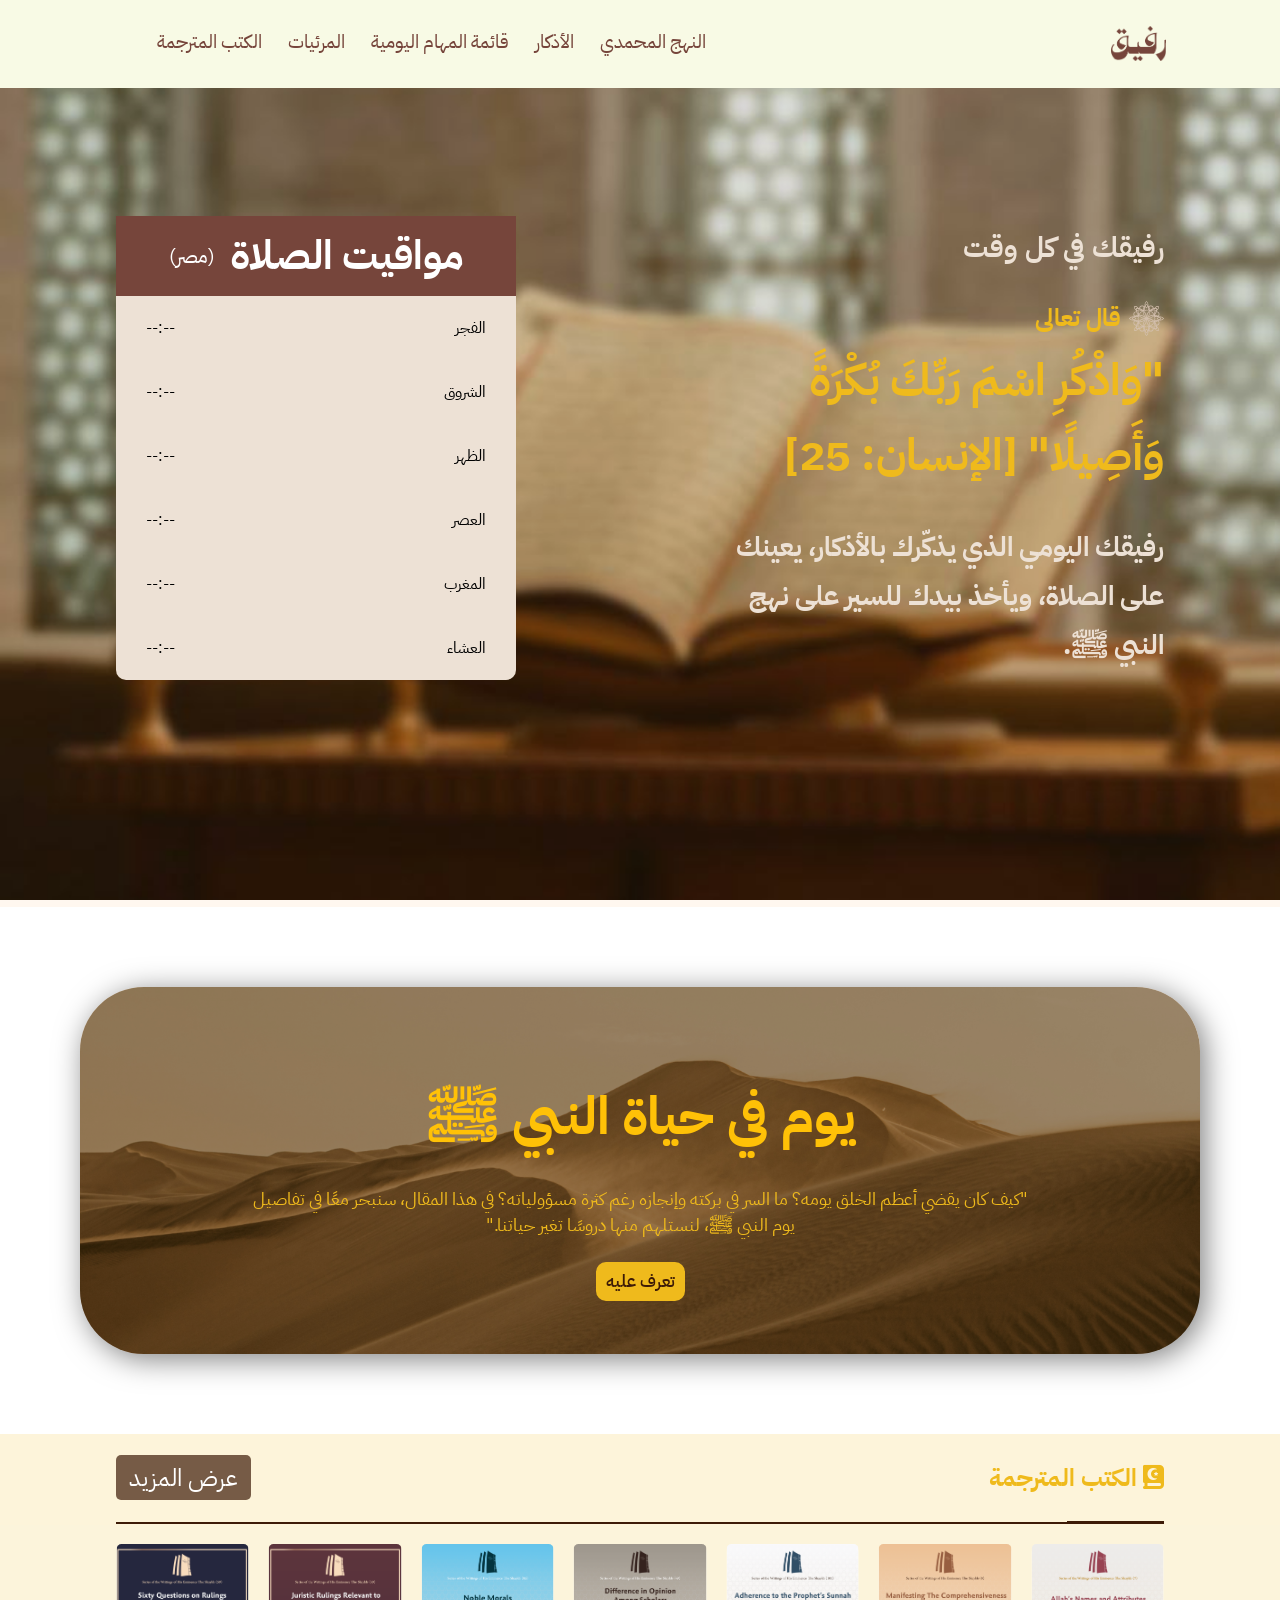
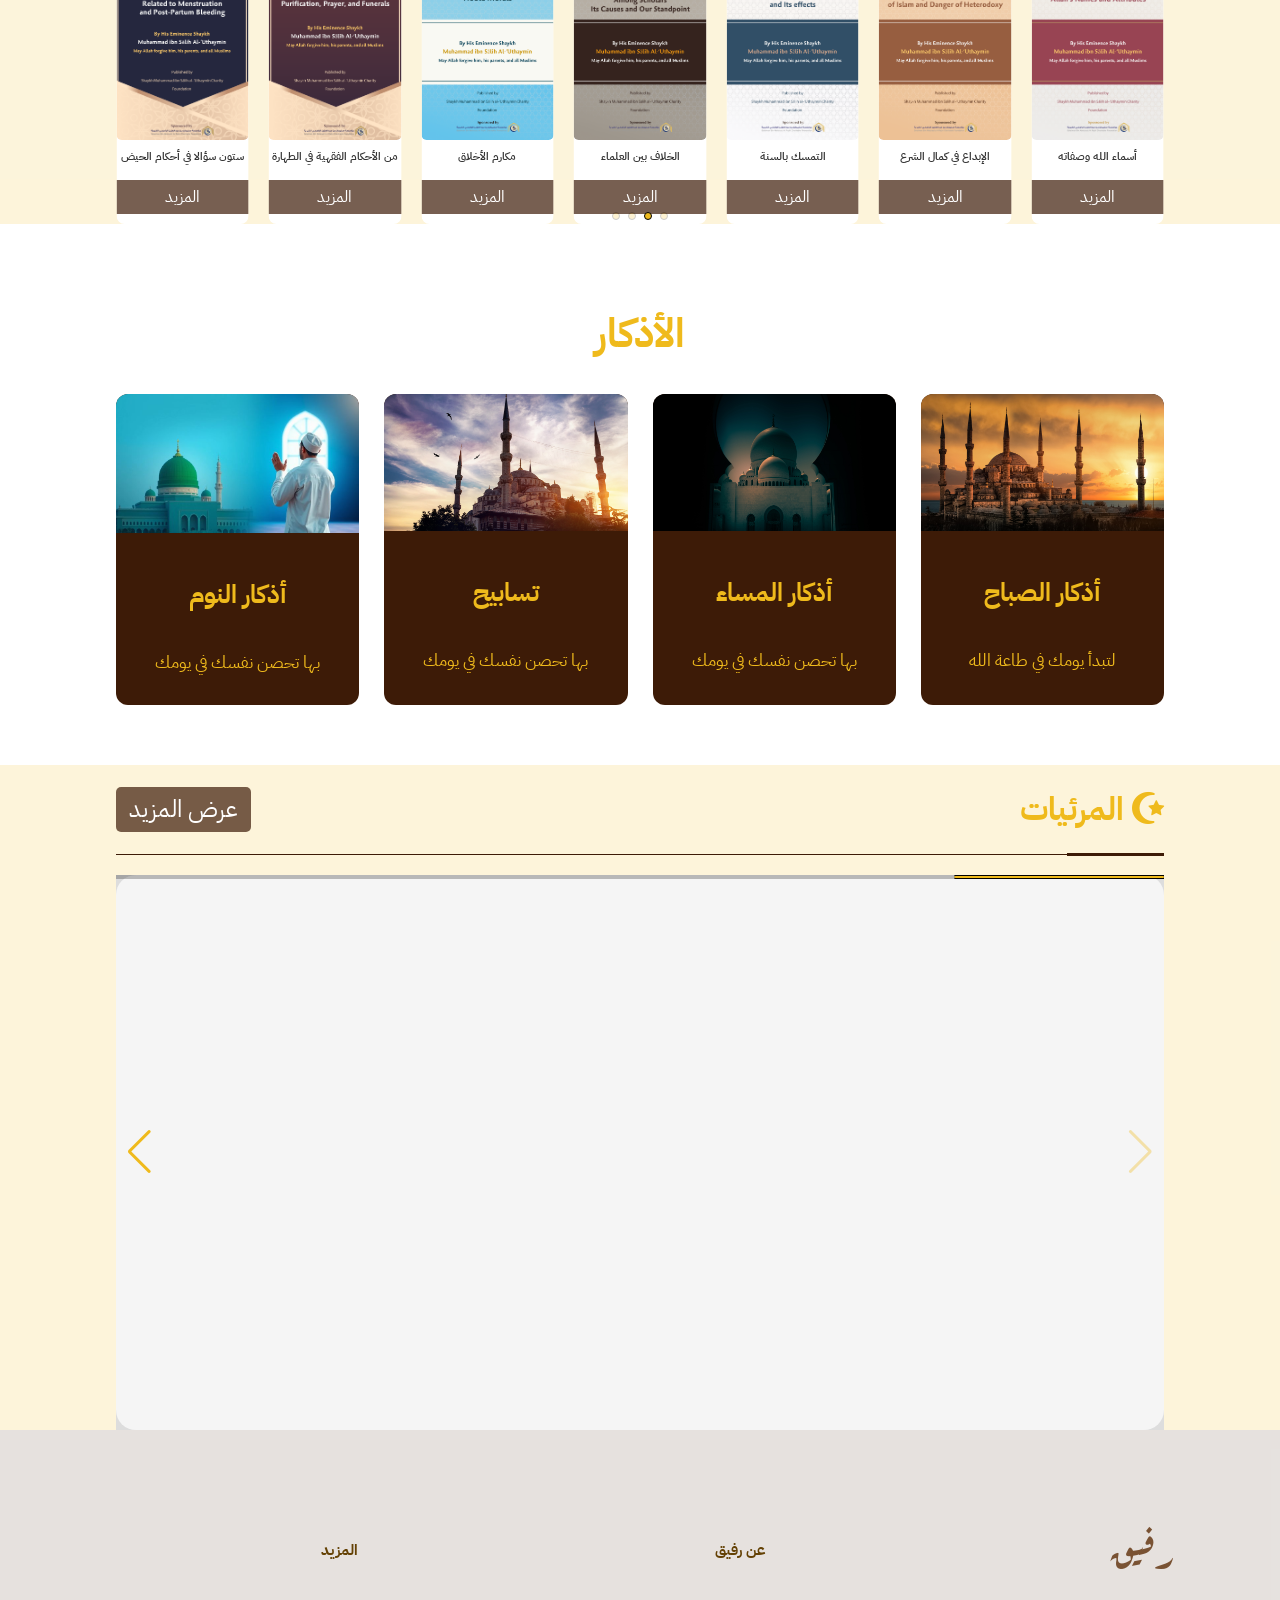
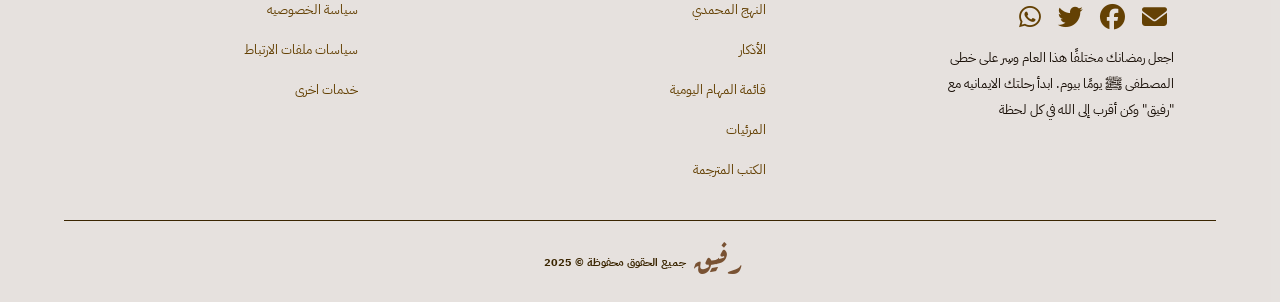
<file: index.html>
<!DOCTYPE html>
<html lang="en" dir="rtl">

<head>
    <meta charset="UTF-8">
    <meta name="viewport" content="width=device-width, initial-scale=1.0">
    <title>Rafiq</title>
    <link rel="icon" href="images/title.png" type="image/x-icon" />
    <!-- css -->
    <link rel="stylesheet" href="css/styles.css">
    <!-- logo font -->
    <link rel="preconnect" href="https://fonts.googleapis.com">
    <link rel="preconnect" href="https://fonts.gstatic.com" crossorigin>
    <link
        href="https://fonts.googleapis.com/css2?family=Aref+Ruqaa:wght@400;700&family=Open+Sans:ital,wght@0,300..800;1,300..800&family=Roboto:ital,wght@0,100..900;1,100..900&display=swap"
        rel="stylesheet">

    <link rel="preconnect" href="https://fonts.googleapis.com">
    <link rel="preconnect" href="https://fonts.gstatic.com/" crossorigin>
    <link
        href="https://fonts.googleapis.com/css2?family=Cairo:wght@200..1000&family=Courgette&family=Courier+Prime:ital,wght@0,400;0,700;1,400;1,700&family=IBM+Plex+Sans+Arabic:wght@100;200;300;400;500;600;700&family=Playfair+Display:ital,wght@0,400..900;1,400..900&family=Quicksand:wght@300..700&display=swap"
        rel="stylesheet">
    <!-- font awesome -->
    <link rel="stylesheet" href="https://cdnjs.cloudflare.com/ajax/libs/font-awesome/6.7.2/css/all.min.css"
        integrity="sha512-Evv84Mr4kqVGRNSgIGL/F/aIDqQb7xQ2vcrdIwxfjThSH8CSR7PBEakCr51Ck+w+/U6swU2Im1vVX0SVk9ABhg=="
        crossorigin="anonymous" referrerpolicy="no-referrer" />
    <link rel="stylesheet" href="https://cdn.jsdelivr.net/npm/swiper@11/swiper-bundle.min.css" />
</head>

<body>
    <!-- navbar -->
    <header>
        <div class="container flex-between">
            <div class="logo">
                <a href="index.html"><img src="imgs/11.png" alt=""></a>
            </div>
            <nav>
                <ul class=" flex-between ">
                    <li><a href="pages/dayRules.html">النهج المحمدي</a></li>
                    <li><a href="pages/اذكارالصباح.html">الأذكار</a></li>
                    <li><a href="pages/todo.html">قائمة المهام اليومية</a></li>
                    <li><a href="pages/المرايات.html">المرئيات</a></li>
                    <li><a href="pages/books.html">الكتب المترجمة</a></li>
                </ul>
                <div class="toggle">
                    <i class="fa-solid fa-bars"></i>
                </div>
            </nav>
        </div>
        <!-- toggle -->
        <ul class="dropdown-menu">
            <li><a href="pages/dayRules.html">النهج المحمدي</a></li>
            <li><a href="pages/اذكارالصباح.html">الأذكار</a></li>
            <li><a href="pages/todo.html">قائمة المهام اليومية</a></li>
            <li><a href="pages/المرايات.html">المرئيات</a></li>
            <li><a href="pages/books.html">الكتب المترجمة</a></li>
        </ul>
    </header>
    <!-- hero section -->
    <div class="hero flex-center">
        <div class="container">
            <div class="content">
                <div class="main-aya" style="max-width: 450px;">
                    <h3 class="text-xl text-amber-100">رفيقك في كل وقت</h3>
                    <h5 class="flex p-20"><img src="imgs/pattern.svg" alt="" style="padding-left: 8px;"> قال تعالى</h5>
                    <h1 class="">"وَاذْكُرِ اسْمَ رَبِّكَ بُكْرَةً وَأَصِيلًا" [الإنسان: 25] <br>
                    </h1>

                    <p class="text-2xl">
                        رفيقك اليومي الذي يذكّرك بالأذكار، يعينك على الصلاة، ويأخذ بيدك للسير على نهج النبي ﷺ.
                    </p>
                </div>
                <div class="prayer-time flex flex-col
                justify-center max-w-xl">
                    <div class="prayer-header flex justify-center">
                        <h1>مواقيت الصلاة</h1>
                        <span>(مصر)</span>
                    </div>
                    <div class="prayer-head-row">
                        <span>الفجر</span>
                        <span id="fajr">--:--</span>
                    </div>
                    <div class="prayer-head-row">
                        <span>الشروق</span>
                        <span id="sunrise">--:--</span>
                    </div>
                    <div class="prayer-head-row">
                        <span>الظهر</span>
                        <span id="dhuhr">--:--</span>
                    </div>
                    <div class="prayer-head-row">
                        <span>العصر</span>
                        <span id="asr">--:--</span>
                    </div>
                    <div class="prayer-head-row">
                        <span>المغرب</span>
                        <span id="maghrib">--:--</span>
                    </div>
                    <div class="prayer-head-row">
                        <span>العشاء</span>
                        <span id="isha">--:--</span>
                    </div>
                </div>
            </div>
        </div>
    </div>
    <div class="prophetDay">
        <div class="container">
            <div class="text">
                <h2 class="titlee">
                    يوم في حياة النبي ﷺ
                </h2>
                <p class="description">
                    "كيف كان يقضي أعظم الخلق يومه؟ ما السر في بركته وإنجازه رغم كثرة مسؤولياته؟ في هذا المقال، سنبحر
                    معًا في
                    تفاصيل يوم النبي
                    ﷺ، لنستلهم منها دروسًا تغير حياتنا."
                </p>
            </div>
            <div class="more-details">
                <a href="pages/dayRules.html">تعرف عليه</a>
            </div>
        </div>
    </div>
    <!-- start books section -->
    <section class="books">
        <div class="container">
            <div class="title cxs">
                <button> <a href="pages/books.html" style="color: white;">عرض المزيد</a></button>
                <p class="text">الكتب المترجمة <i class="fa-solid fa-book-quran"></i></p>
            </div>
            <div class="swiper mySwiper" style="height: 280px;">
                <div class="swiper-wrapper">
                    <!-- slides -->
                </div>
                <div class="swiper-pagination"></div>
            </div>
        </div>
    </section>
    <!-- end books section -->

    <div class="alazkar">
        <h1 class="main-title">الأذكار</h1>
        <div class="container">

            <div class="pages">
                <a href="pages/اذكارالصباح.html">
                    <div class="image">
                        <img src="imgs/blue-mosque-sultan-3840x2160-10849.jpg" alt="">
                    </div>
                    <div class="text">
                        <h2 class="title">أذكار الصباح</h2>
                        <p class="preef">لتبدأ يومك في طاعة الله</p>
                    </div>
                </a>
                <a href="pages/اذكار المساء.html">
                    <div class="image">
                        <img src="imgs/sheikh-zayed-mosque-abu-dhabi-sheikh-zayed-grand-mosque-3840x2160-8356.jpg"
                            alt="">
                    </div>
                    <div class="text">
                        <h2 class="title">أذكار المساء</h2>
                        <p class="preef">بها تحصن نفسك في يومك</p>
                    </div>
                </a>
                <a href="pages/تسابيح.html">
                    <div class="image">
                        <img src="imgs/blue-mosque-sultan-3840x2160-10846.jpg" alt="">
                    </div>
                    <div class="text">
                        <h2 class="title">تسابيح</h2>
                        <p class="preef">بها تحصن نفسك في يومك</p>
                    </div>
                </a>
                <a href="pages/اذكار النوم.html">
                    <div class="image">
                        <img src="imgs/professional HD Naat thumbnail background.jpeg" alt="">
                    </div>
                    <div class="text">
                        <h2 class="title">أذكار النوم</h2>
                        <p class="preef">بها تحصن نفسك في يومك</p>
                    </div>
                </a>

            </div>
        </div>
    </div>
    <!-- start video section -->
    <section class="video-slider2">
        <div class="container">
            <div class="title cxs">
                <button> <a href="pages/المرايات.html" style="color: white;">عرض المزيد</a></button>
                <p class="text">المرئيات <i class="fa-solid fa-star-and-crescent"></i></p>
            </div>
            <div class="swiper mySwiper2">
                <div class="swiper-wrapper">
                    <div class="swiper-slide edit-slide edit-slid">
                        <iframe class="player slider"
                            src="https://www.youtube.com/embed/HWEu4RhaNIg?si=s5adc4TAgH64lhuh"
                            title="YouTube video player" frameborder="0"
                            allow="accelerometer; autoplay; clipboard-write; encrypted-media; gyroscope; picture-in-picture; web-share"
                            referrerpolicy="strict-origin-when-cross-origin" allowfullscreen></iframe>
                    </div>
                    <div class="swiper-slide edit-slide">
                        <iframe class="player slider"
                            src="https://www.youtube.com/embed/-zMW2Rqjwcc?si=dUFsOrVDi3BkvHF6"
                            title="YouTube video player" frameborder="0"
                            allow="accelerometer; autoplay; clipboard-write; encrypted-media; gyroscope; picture-in-picture; web-share"
                            referrerpolicy="strict-origin-when-cross-origin" allowfullscreen></iframe>
                    </div>
                    <div class="swiper-slide edit-slide">
                        <iframe class="player slider"
                            src="https://www.youtube.com/embed/COogWP0kKCc?si=dh-1ZTNVZLIR8xrn"
                            title="YouTube video player" frameborder="0"
                            allow="accelerometer; autoplay; clipboard-write; encrypted-media; gyroscope; picture-in-picture; web-share"
                            referrerpolicy="strict-origin-when-cross-origin" allowfullscreen></iframe>
                    </div>
                    <div class="swiper-slide edit-slide">
                        <iframe class="player slider"
                            src="https://www.youtube.com/embed/FhVv2Ovy0T0?si=WkJ2Wjh5Zv_KJtke"
                            title="YouTube video player" frameborder="0"
                            allow="accelerometer; autoplay; clipboard-write; encrypted-media; gyroscope; picture-in-picture; web-share"
                            referrerpolicy="strict-origin-when-cross-origin" allowfullscreen></iframe>
                    </div>
                    <div class="swiper-slide edit-slide">
                        <iframe class="player slider"
                            src="https://www.youtube.com/embed/Yu2MXe4EhDA?si=D0Ldgxgy6AGNmli2"
                            title="YouTube video player" frameborder="0"
                            allow="accelerometer; autoplay; clipboard-write; encrypted-media; gyroscope; picture-in-picture; web-share"
                            referrerpolicy="strict-origin-when-cross-origin" allowfullscreen></iframe>
                    </div>
                </div>
                <div class="swiper-button-next swiper-button-next2"></div>
                <div class="swiper-button-prev swiper-button-prev2"></div>
                <div class="swiper-pagination swiper-pagination2"></div>
            </div>
        </div>
    </section>
    <!-- end video section -->
    <footer>
        <div class="row">
            <div class="col">
                <div class="footer-logo"><span>رفيق</span></div>
                <div class="links">
                    <i class="fa-solid fa-envelope"></i>
                    <i class="fa-brands fa-facebook"></i>
                    <i class="fa-brands fa-twitter"></i>
                    <i class="fa-brands fa-whatsapp"></i>
                </div>
                <p>اجعل رمضانك مختلفًا هذا العام وسِر على خطى المصطفى ﷺ يومًا بيوم. ابدأ رحلتك الايمانيه مع "رفيق" وكن
                    أقرب إلى الله في
                    كل
                    لحظة
                </p>
            </div>
            <div class="col">
                <h3>
                    عن رفيق
                </h3>
                <ul>
                    <li><a href="pages/dayRules.html">النهج المحمدي</a></li>
                    <li><a href="pages/اذكارالصباح.html">الأذكار</a></li>
                    <li><a href="pages/todo.html">قائمة المهام اليومية</a></li>
                    <li><a href="pages/المرايات.html">المرئيات</a></li>
                    <li><a href="pages/books.html">الكتب المترجمة</a></li>
                </ul>
            </div>
            <div class="col">
                <h3>
                    المزيد
                </h3>
                <ul>
                    <li><a href="#">سياسة الخصوصيه</a></li>
                    <li><a href="#">سياسات ملفات الارتباط</a></li>
                    <li><a href="#">خدمات اخرى</a></li>

                </ul>
            </div>
        </div>
        <hr>
        <div class=" copy">
            <h5><span>رفيق</span> جميع الحقوق محفوظة © 2025</h5>
        </div>
    </footer>
    <script src="https://cdn.jsdelivr.net/npm/swiper@11/swiper-bundle.min.js"></script>
    <script src="JS/main.js"></script>
</body>

</html
</file>
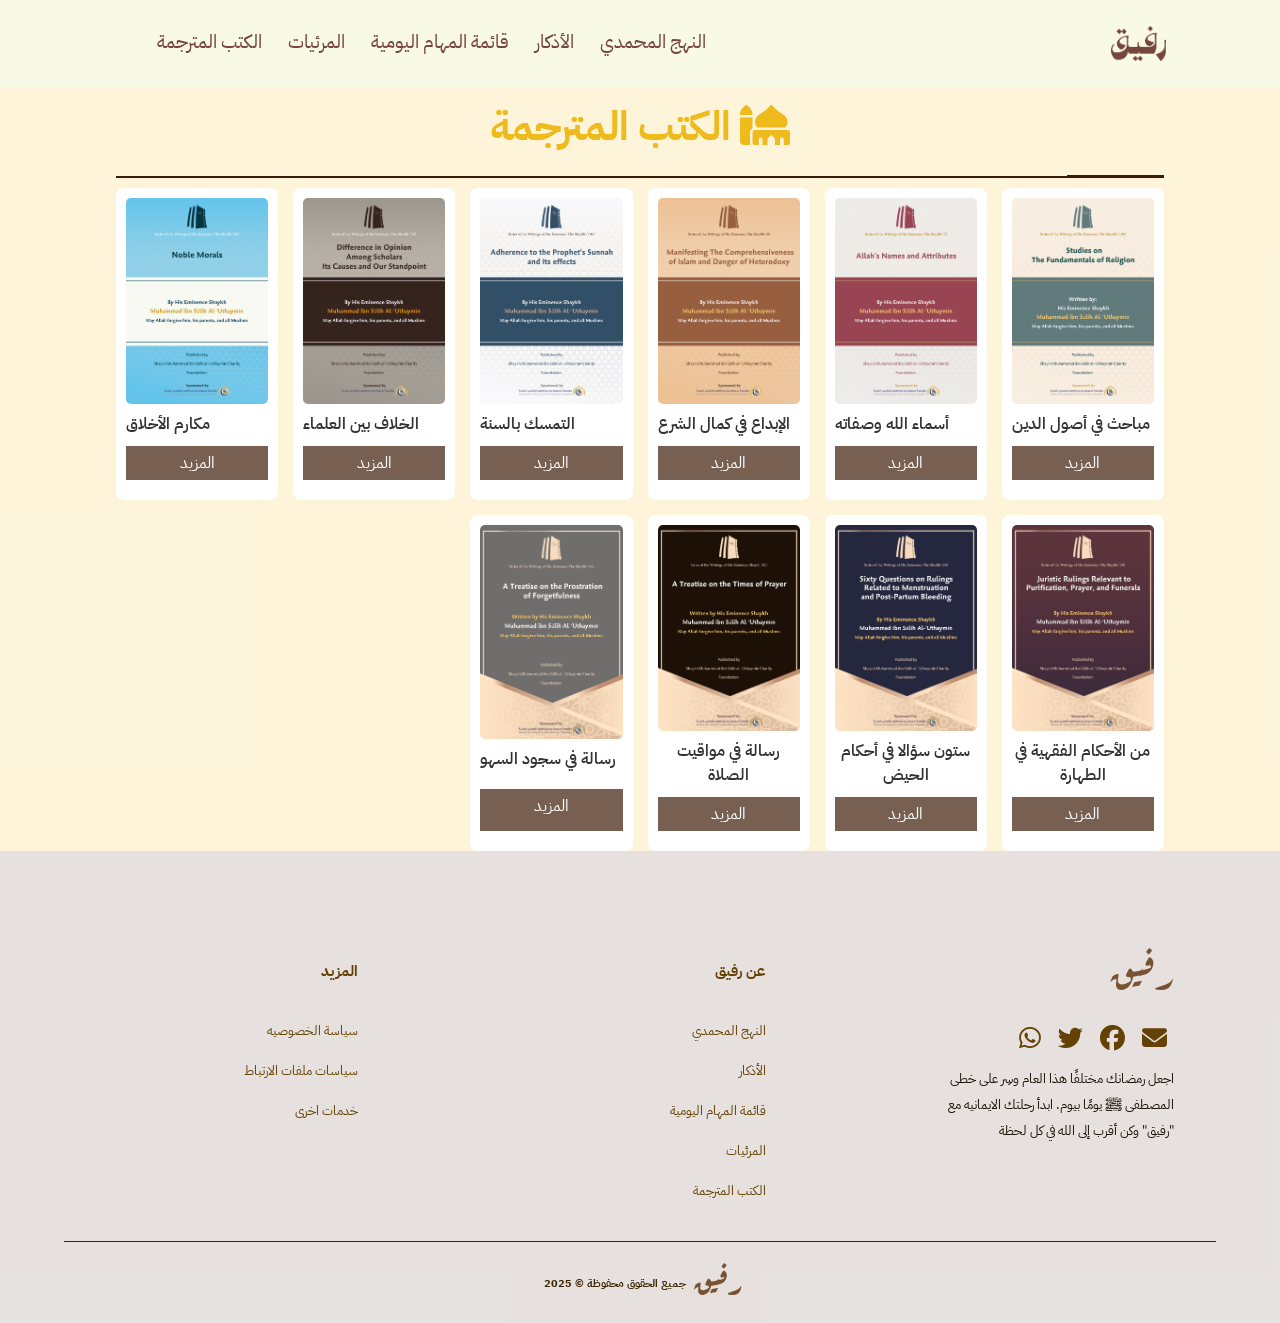
<file: pages/books.html>
<!DOCTYPE html>
<html lang="en">

<head>
    <meta charset="UTF-8">
    <meta name="viewport" content="width=device-width, initial-scale=1.0">
    <title>Rafiq</title>
    <link rel="icon" href="images/title.png" type="image/x-icon" />
    <!-- css -->
    <link rel="stylesheet" href="../css/styles.css">
    <!-- logo font -->
    <link rel="preconnect" href="https://fonts.googleapis.com">
    <link rel="preconnect" href="https://fonts.gstatic.com" crossorigin>
    <link
        href="https://fonts.googleapis.com/css2?family=Aref+Ruqaa:wght@400;700&family=Open+Sans:ital,wght@0,300..800;1,300..800&family=Roboto:ital,wght@0,100..900;1,100..900&display=swap"
        rel="stylesheet">

    <link rel="preconnect" href="https://fonts.googleapis.com">
    <link rel="preconnect" href="https://fonts.gstatic.com/" crossorigin>
    <link
        href="https://fonts.googleapis.com/css2?family=Cairo:wght@200..1000&family=Courgette&family=Courier+Prime:ital,wght@0,400;0,700;1,400;1,700&family=IBM+Plex+Sans+Arabic:wght@100;200;300;400;500;600;700&family=Playfair+Display:ital,wght@0,400..900;1,400..900&family=Quicksand:wght@300..700&display=swap"
        rel="stylesheet">
    <!-- font awesome -->
    <link rel="stylesheet" href="https://cdnjs.cloudflare.com/ajax/libs/font-awesome/6.7.2/css/all.min.css"
        integrity="sha512-Evv84Mr4kqVGRNSgIGL/F/aIDqQb7xQ2vcrdIwxfjThSH8CSR7PBEakCr51Ck+w+/U6swU2Im1vVX0SVk9ABhg=="
        crossorigin="anonymous" referrerpolicy="no-referrer" />
</head>

<body dir="rtl">
    <!-- navbar -->
    <header>
        <div class="container flex-between">
            <div class="logo">
                <a href="../index.html"><img src="../imgs/11.png" alt=""></a>
            </div>
            <nav>
                <ul class=" flex-between ">
                    <li><a href="dayRules.html">النهج المحمدي</a></li>
                    <li><a href="اذكارالصباح.html">الأذكار</a></li>
                    <li><a href="todo.html">قائمة المهام اليومية</a></li>
                    <li><a href="المرايات.html">المرئيات</a></li>
                    <li><a href="books.html">الكتب المترجمة</a></li>
                </ul>
                <div class="toggle">
                    <i class="fa-solid fa-bars"></i>
                </div>
            </nav>
        </div>
        <!-- toggle -->
        <ul class="dropdown-menu">
            <li><a href="dayRules.html">النهج المحمدي</a></li>
            <li><a href="اذكارالصباح.html">الأذكار</a></li>
            <li><a href="todo.html">قائمة المهام اليومية</a></li>
            <li><a href="المرايات.html">المرئيات</a></li>
            <li><a href="books.html">الكتب المترجمة</a></li>
        </ul>
    </header>
    <div class="books">
        <div class="container">
            <div class="title ">
                <h1 class="main-title">الكتب المترجمة <i class="fa-solid fa-mosque"></i></p>
            </div>
            <div class="books-grid" id="booksGrid"></div>
        </div>
    </div>
    <footer>
        <div class="row">
            <div class="col">
                <div class="footer-logo"><span>رفيق</span></div>
                <div class="links">
                    <i class="fa-solid fa-envelope"></i>
                    <i class="fa-brands fa-facebook"></i>
                    <i class="fa-brands fa-twitter"></i>
                    <i class="fa-brands fa-whatsapp"></i>
                </div>
                <p>اجعل رمضانك مختلفًا هذا العام وسِر على خطى المصطفى ﷺ يومًا بيوم. ابدأ رحلتك الايمانيه مع "رفيق" وكن
                    أقرب إلى الله في
                    كل
                    لحظة
                </p>
            </div>
            <div class="col">
                <h3>
                    عن رفيق
                </h3>
                <ul>
                    <li><a href="pages/dayRules.html">النهج المحمدي</a></li>
                    <li><a href="pages/اذكارالصباح.html">الأذكار</a></li>
                    <li><a href="pages/todo.html">قائمة المهام اليومية</a></li>
                    <li><a href="pages/المرايات.html">المرئيات</a></li>
                    <li><a href="pages/books.html">الكتب المترجمة</a></li>
                </ul>
            </div>
            <div class="col">
                <h3>
                    المزيد
                </h3>
                <ul>
                    <li><a href="#">سياسة الخصوصيه</a></li>
                    <li><a href="#">سياسات ملفات الارتباط</a></li>
                    <li><a href="#">خدمات اخرى</a></li>

                </ul>
            </div>
        </div>
        <hr>
        <div class=" copy">
            <h5><span>رفيق</span> جميع الحقوق محفوظة © 2025</h5>
        </div>
    </footer>
    <script src="../JS/main.js"></script>


    <script>
let books1 = [
  {
    name: "مباحث في أصول الدين",
    image: "../imgs/1.png",
    url: "https://shekhcp.binothaimeen.net/storage/translated-books/2024-09-08/do5UqLso9w11kvAs6fMsQUuBoQX06xebtX10ekxE.pdf",
  },
  {
    name: "أسماء الله وصفاته",
    image: "../imgs/2.png",
    url: "https://shekhcp.binothaimeen.net/storage/translated-books/2024-09-08/Q7Dx2ww1JWl8NY5cSNTqyhJVI7Yyfks7ePcuzutZ.pdf",
  },
  {
    name: "الإبداع في كمال الشرع",
    image: "../imgs/3.png",
    url: "https://shekhcp.binothaimeen.net/storage/translated-books/2024-09-08/OZoao0IWxhhe3YksNNBC7I7P8T0CRsw3bhI0geMt.pdf",
  },
  {
    name: "التمسك بالسنة",
    image: "../imgs/4.png",
    url: "https://shekhcp.binothaimeen.net/storage/translated-books/2024-09-08/feEwev0UUHiAmTu44G4RUUE1tlNiJ0FJmmUZmJCi.pdf",
  },
  {
    name: "الخلاف بين العلماء",
    image: "../imgs/5.png",
    url: "https://shekhcp.binothaimeen.net/storage/translated-books/2024-09-08/j88YUnmizlnSdsfKgLlp8XesJNlaqfBzvpeAdG4j.pdf",
  },
  {
    name: "مكارم الأخلاق",
    image: "../imgs/6.png",
    url: "https://shekhcp.binothaimeen.net/storage/translated-books/2024-09-08/2TSIEsiymWdSHNNTasU5ZLfKi9mYrtv0el44bdQh.pdf",
  },
  {
    name: "من الأحكام الفقهية في الطهارة  ",
    image: "../imgs/7.png",
    url: "https://shekhcp.binothaimeen.net/storage/translated-books/2024-09-08/h6GCK7mectZvd9oEyqSBcxUxFoTiazomb3MrfIRb.pdf",
  },
  {
    name: "ستون سؤالا في أحكام الحيض ",
    image: "../imgs/8.png",
    url: "https://shekhcp.binothaimeen.net/storage/translated-books/2024-09-08/udjv4bLWNVb3AbORgXOOAA0bdjWlknisUazsp7Dt.pdf",
  },
  {
    name: "رسالة في مواقيت الصلاة",
    image: "../imgs/9.png",
    url: "https://shekhcp.binothaimeen.net/storage/translated-books/2024-09-08/U4YtC46myREiRGBTt6IF8KeJhAt12Y3aKhCQ8SD4.pdf",
  },
  {
    name: " رسالة في سجود السهو",
    image: "../imgs/10.png",
    url: "https://shekhcp.binothaimeen.net/storage/translated-books/2024-09-08/zgcKXDJ1lBKl5g69PdOrsVZ59Vfr6l055iocA5vk.pdf",
  },
];
function displayBooks() {
    let gridContainer = document.getElementById("booksGrid");
    

    books1.forEach(book => {
        let bookItem = document.createElement("div");
        bookItem.classList.add("book");

        bookItem.innerHTML = `
            <img src="${book.image}" alt="${book.name}">
            <p>${book.name}</p>
            <a class="btn" href="${book.url}">المزيد</a>
        `;

        gridContainer.appendChild(bookItem);
    });
}

displayBooks(); // Call function to render books
    </script>
    
</body>

</html
</file>
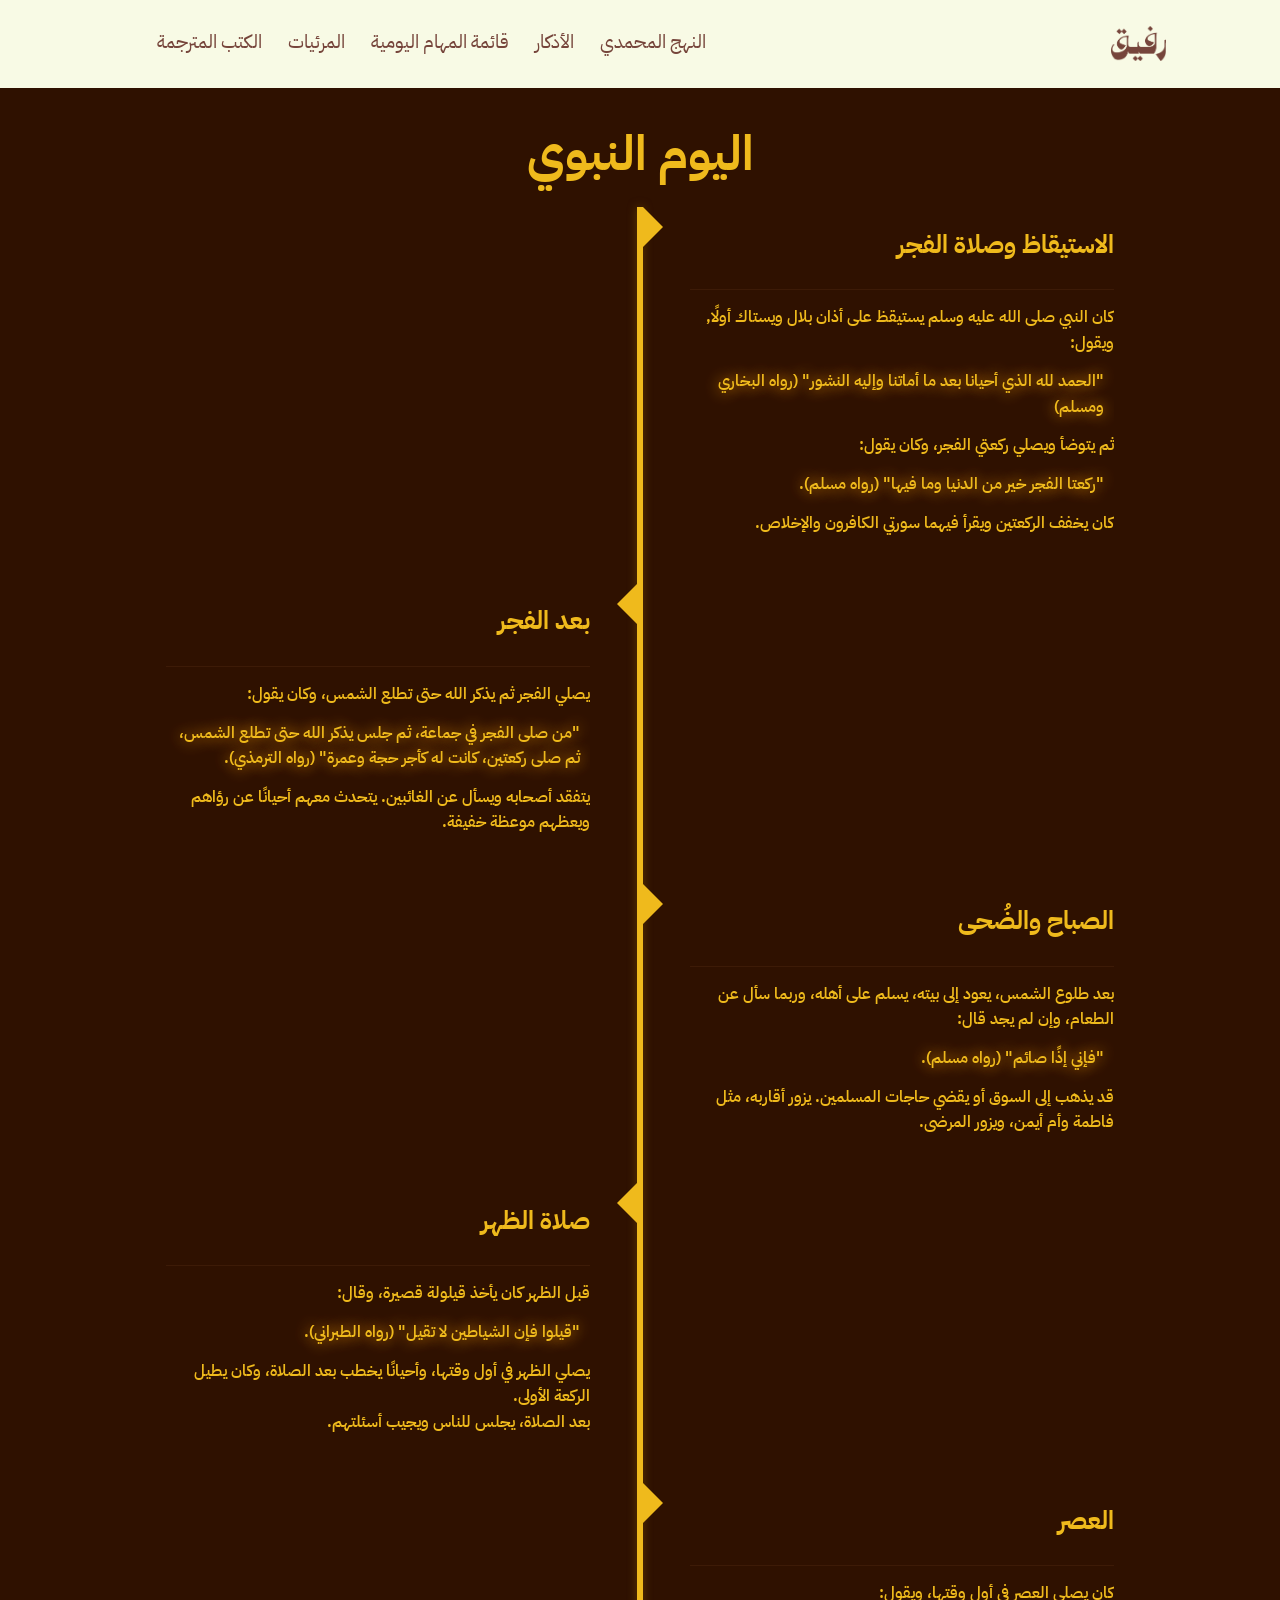
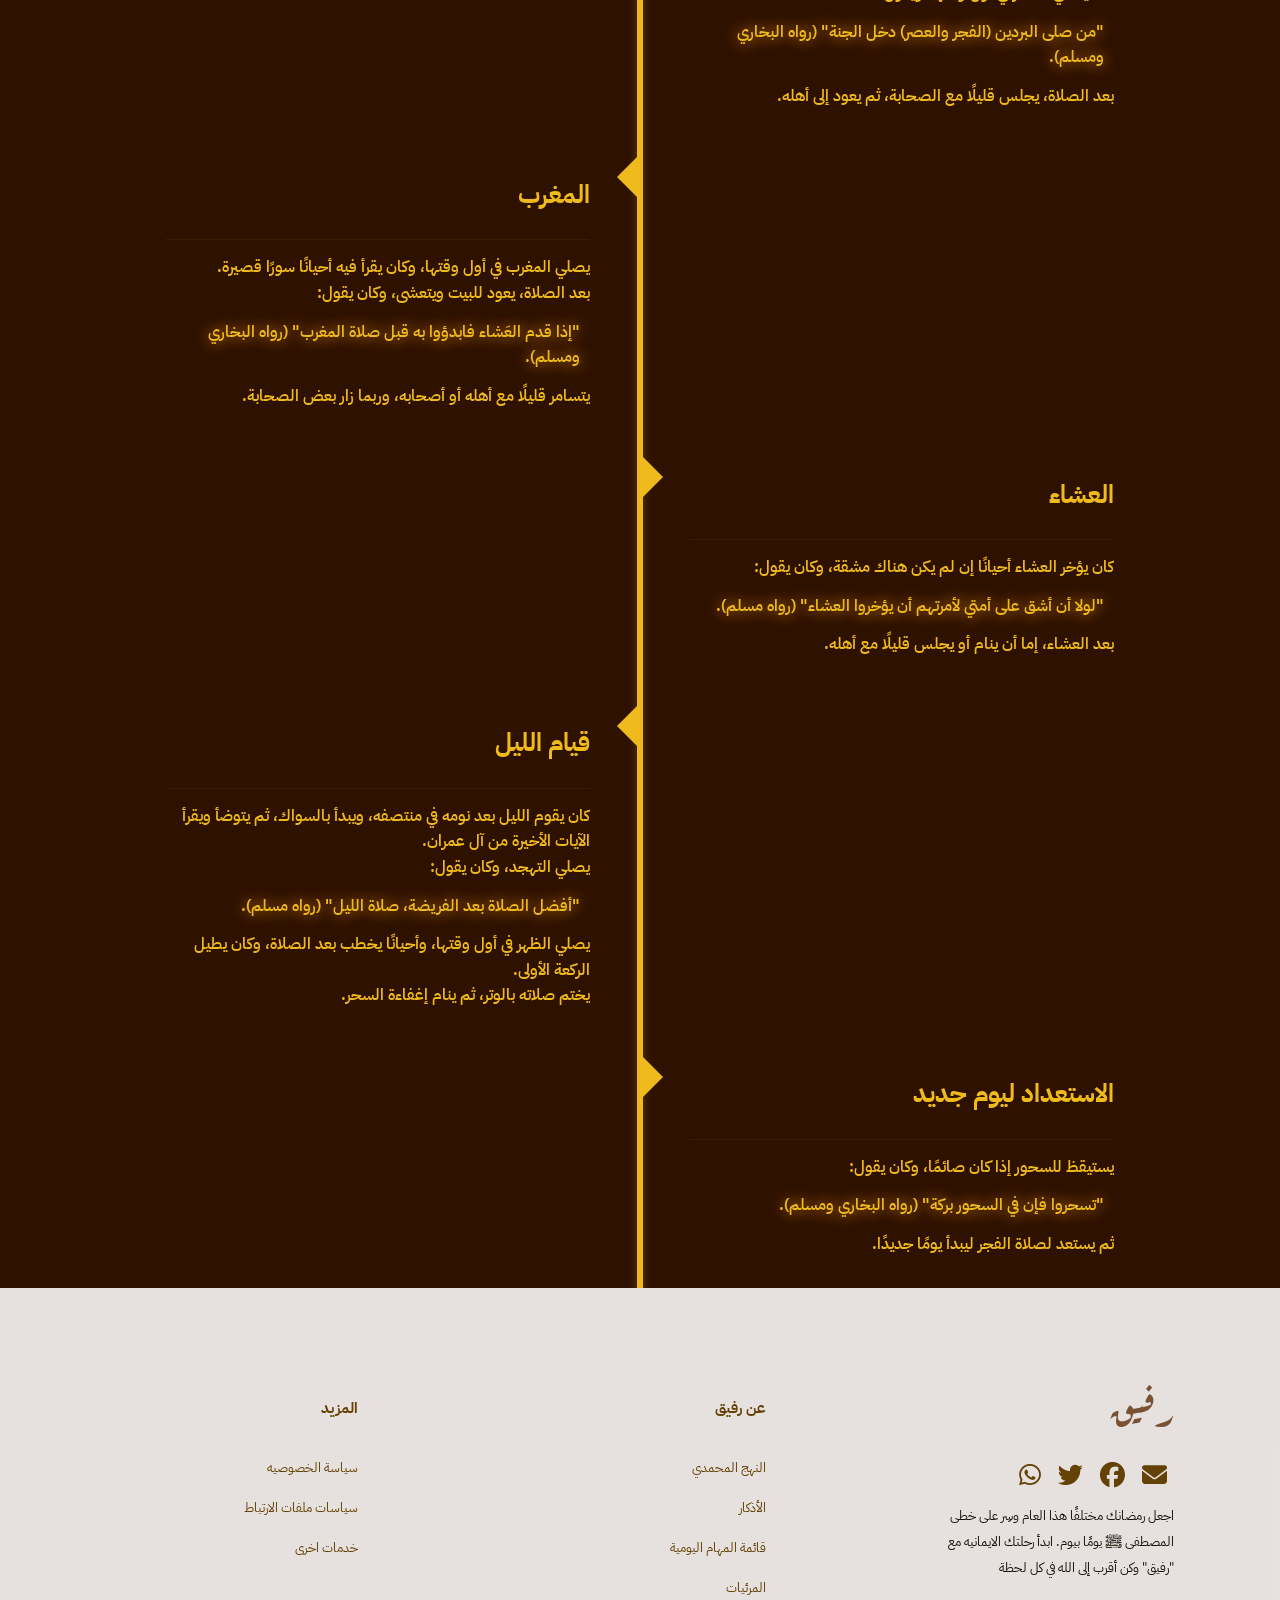
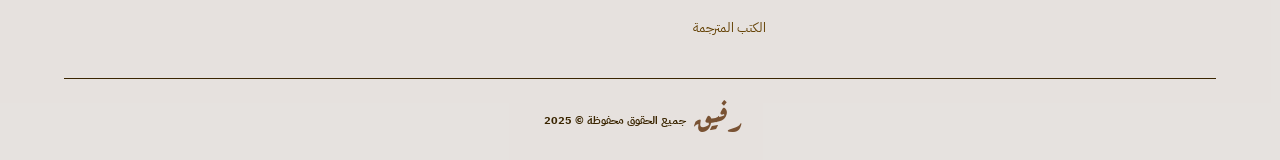
<file: pages/dayRules.html>
<!DOCTYPE html>
<html lang="ar" dir="rtl">

<head>
  <meta charset="UTF-8">
  <meta name="viewport" content="width=device-width, initial-scale=1.0">
  <title>Rafiq</title>
  <link rel="icon" href="images/title.png" type="image/x-icon" />
  <!-- css -->
  <link rel="stylesheet" href="../css/styles.css">
  <!-- logo font -->
  <link rel="preconnect" href="https://fonts.googleapis.com">
  <link rel="preconnect" href="https://fonts.gstatic.com" crossorigin>
  <link
    href="https://fonts.googleapis.com/css2?family=Aref+Ruqaa:wght@400;700&family=Open+Sans:ital,wght@0,300..800;1,300..800&family=Roboto:ital,wght@0,100..900;1,100..900&display=swap"
    rel="stylesheet">

  <link rel="preconnect" href="https://fonts.googleapis.com">
  <link rel="preconnect" href="https://fonts.gstatic.com/" crossorigin>
  <link
    href="https://fonts.googleapis.com/css2?family=Cairo:wght@200..1000&family=Courgette&family=Courier+Prime:ital,wght@0,400;0,700;1,400;1,700&family=IBM+Plex+Sans+Arabic:wght@100;200;300;400;500;600;700&family=Playfair+Display:ital,wght@0,400..900;1,400..900&family=Quicksand:wght@300..700&display=swap"
    rel="stylesheet">
  <!-- font awesome -->
  <link rel="stylesheet" href="https://cdnjs.cloudflare.com/ajax/libs/font-awesome/6.7.2/css/all.min.css"
    integrity="sha512-Evv84Mr4kqVGRNSgIGL/F/aIDqQb7xQ2vcrdIwxfjThSH8CSR7PBEakCr51Ck+w+/U6swU2Im1vVX0SVk9ABhg=="
    crossorigin="anonymous" referrerpolicy="no-referrer" />
</head>

<body>
      <header>
        <div class="container flex-between">
          <div class="logo">
            <a href="../index.html"><img src="../imgs/11.png" alt=""></a>
          </div>
          <nav>
            <ul class=" flex-between ">
              <li><a href="dayRules.html">النهج المحمدي</a></li>
              <li><a href="اذكارالصباح.html">الأذكار</a></li>
              <li><a href="todo.html">قائمة المهام اليومية</a></li>
              <li><a href="المرايات.html">المرئيات</a></li>
              <li><a href="books.html">الكتب المترجمة</a></li>
            </ul>
            <div class="toggle">
              <i class="fa-solid fa-bars"></i>
            </div>
          </nav>
        </div>
        <!-- toggle -->
        <ul class="dropdown-menu">
          <li><a href="dayRules.html">النهج المحمدي</a></li>
          <li><a href="اذكارالصباح.html">الأذكار</a></li>
          <li><a href="todo.html">قائمة المهام اليومية</a></li>
          <li><a href="المرايات.html">المرئيات</a></li>
          <li><a href="books.html">الكتب المترجمة</a></li>
        </ul>
      </header>
  
  <div class="sirah">
    <div class="holder">
      <h1 class="sirah-title">اليوم النبوي</h1>
      <div class="container">
        <div class="cnt right-container">
          <section class="text-area">
            <h2 class="title">الاستيقاظ وصلاة الفجر</h2>
            <p class="text">كان النبي صلى الله عليه وسلم يستيقظ على أذان بلال ويستاك أولًا, ويقول:</p>
            <p class="hadis">"الحمد لله الذي أحيانا بعد ما أماتنا وإليه النشور" (رواه البخاري ومسلم)</p>
            <p class="text">ثم يتوضأ ويصلي ركعتي الفجر، وكان يقول:</p>
            <p class="hadis">"ركعتا الفجر خير من الدنيا وما فيها" (رواه مسلم).</p>
            <p class="text">كان يخفف الركعتين ويقرأ فيهما سورتي الكافرون والإخلاص.</p>
          </section>
        </div>
        <div class="cnt left-container">
          <section class="text-area">
            <h2 class="title">بعد الفجر</h2>
            <p class="text">يصلي الفجر ثم يذكر الله حتى تطلع الشمس، وكان يقول:</p>
            <p class="hadis">"من صلى الفجر في جماعة، ثم جلس يذكر الله حتى تطلع الشمس، ثم صلى ركعتين، كانت له كأجر حجة
              وعمرة"
              (رواه
              الترمذي).</p>
            <p class="text">يتفقد أصحابه ويسأل عن الغائبين.
              يتحدث معهم أحيانًا عن رؤاهم ويعظهم موعظة خفيفة.
            </p>
          </section>
        </div>
        <div class="cnt right-container">
          <section class="text-area">
            <h2 class="title">الصباح والضُحى</h2>
            <p class="text">بعد طلوع الشمس، يعود إلى بيته، يسلم على أهله، وربما سأل عن الطعام، وإن لم يجد قال:</p>
            <p class="hadis">"فإني إذًا صائم" (رواه مسلم).</p>
            <p class="text">قد يذهب إلى السوق أو يقضي حاجات المسلمين.
              يزور أقاربه، مثل فاطمة وأم أيمن، ويزور المرضى.</p>
          </section>
        </div>
        <div class="cnt left-container">
          <section class="text-area">
            <h2 class="title">صلاة الظهر</h2>
            <p class="text">قبل الظهر كان يأخذ قيلولة قصيرة، وقال:</p>
            <p class="hadis">"قيلوا فإن الشياطين لا تقيل" (رواه الطبراني).</p>
            <p class="text">يصلي الظهر في أول وقتها، وأحيانًا يخطب بعد الصلاة، وكان يطيل الركعة الأولى.</p>
            <p class="text">بعد الصلاة، يجلس للناس ويجيب أسئلتهم.</p>
          </section>
        </div>
        <div class="cnt right-container">
          <section class="text-area">
            <h2 class="title">العصر</h2>
            <p class="text">كان يصلي العصر في أول وقتها، ويقول:</p>
            <p class="hadis">"من صلى البردين (الفجر والعصر) دخل الجنة" (رواه البخاري ومسلم).</p>
            <p class="text">بعد الصلاة، يجلس قليلًا مع الصحابة، ثم يعود إلى أهله.</p>
          </section>
        </div>
        <div class="cnt left-container">
          <section class="text-area">
            <h2 class="title">المغرب</h2>
            <p class="text">يصلي المغرب في أول وقتها، وكان يقرأ فيه أحيانًا سورًا قصيرة.</p>
            <p class="text">بعد الصلاة، يعود للبيت ويتعشى، وكان يقول:</p>
            <p class="hadis">"إذا قدم العَشاء فابدؤوا به قبل صلاة المغرب" (رواه البخاري ومسلم).</p>
            <p class="text">يتسامر قليلًا مع أهله أو أصحابه، وربما زار بعض الصحابة.</p>
          </section>
        </div>
        <div class="cnt right-container">
          <section class="text-area">
            <h2 class="title">العشاء</h2>
            <p class="text">كان يؤخر العشاء أحيانًا إن لم يكن هناك مشقة، وكان يقول:</p>
            <p class="hadis">"لولا أن أشق على أمتي لأمرتهم أن يؤخروا العشاء" (رواه مسلم).</p>
            <p class="text">بعد العشاء، إما أن ينام أو يجلس قليلًا مع أهله.</p>
          </section>
        </div>
        <div class="cnt left-container">
          <section class="text-area">
            <h2 class="title">قيام الليل</h2>
            <p class="text">كان يقوم الليل بعد نومه في منتصفه، ويبدأ بالسواك، ثم يتوضأ ويقرأ الآيات الأخيرة من آل عمران.
            </p>
            <p class="text">يصلي التهجد، وكان يقول:</p>
            <p class="hadis">"أفضل الصلاة بعد الفريضة، صلاة الليل" (رواه مسلم).</p>
            <p class="text">يصلي الظهر في أول وقتها، وأحيانًا يخطب بعد الصلاة، وكان يطيل الركعة الأولى.</p>
            <p class="text">يختم صلاته بالوتر، ثم ينام إغفاءة السحر.</p>
          </section>
        </div>
        <div class="cnt right-container">
          <section class="text-area">
            <h2 class="title">الاستعداد ليوم جديد</h2>
            <p class="text">يستيقظ للسحور إذا كان صائمًا، وكان يقول:</p>
            <p class="hadis">"تسحروا فإن في السحور بركة" (رواه البخاري ومسلم).</p>
            <p class="text">ثم يستعد لصلاة الفجر ليبدأ يومًا جديدًا.</p>
          </section>
        </div>
      </div>
    </div>
  </div>
<!-- <div class="sirah-panner">
  <img src="imgs/panner1.jpg" alt="">
</div> -->
  <footer>
    <div class="row">
      <div class="col">
        <div class="footer-logo"><span>رفيق</span></div>
        <div class="links">
          <i class="fa-solid fa-envelope"></i>
          <i class="fa-brands fa-facebook"></i>
          <i class="fa-brands fa-twitter"></i>
          <i class="fa-brands fa-whatsapp"></i>
        </div>
        <p>اجعل رمضانك مختلفًا هذا العام وسِر على خطى المصطفى ﷺ يومًا بيوم. ابدأ رحلتك الايمانيه مع "رفيق" وكن
          أقرب إلى الله في
          كل
          لحظة
        </p>
      </div>
      <div class="col">
        <h3>
          عن رفيق
        </h3>
        <ul>
          <li><a href="pages/dayRules.html">النهج المحمدي</a></li>
          <li><a href="pages/اذكارالصباح.html">الأذكار</a></li>
          <li><a href="pages/todo.html">قائمة المهام اليومية</a></li>
          <li><a href="pages/المرايات.html">المرئيات</a></li>
          <li><a href="pages/books.html">الكتب المترجمة</a></li>
        </ul>
      </div>
      <div class="col">
        <h3>
          المزيد
        </h3>
        <ul>
          <li><a href="#">سياسة الخصوصيه</a></li>
          <li><a href="#">سياسات ملفات الارتباط</a></li>
          <li><a href="#">خدمات اخرى</a></li>

        </ul>
      </div>
    </div>
    <hr>
    <div class="copy">
      <h5><span>رفيق</span> جميع الحقوق محفوظة © 2025</h5>
    </div>
  </footer>

  <script src="../JS/main.js"></script>
</body>

</html>
</file>
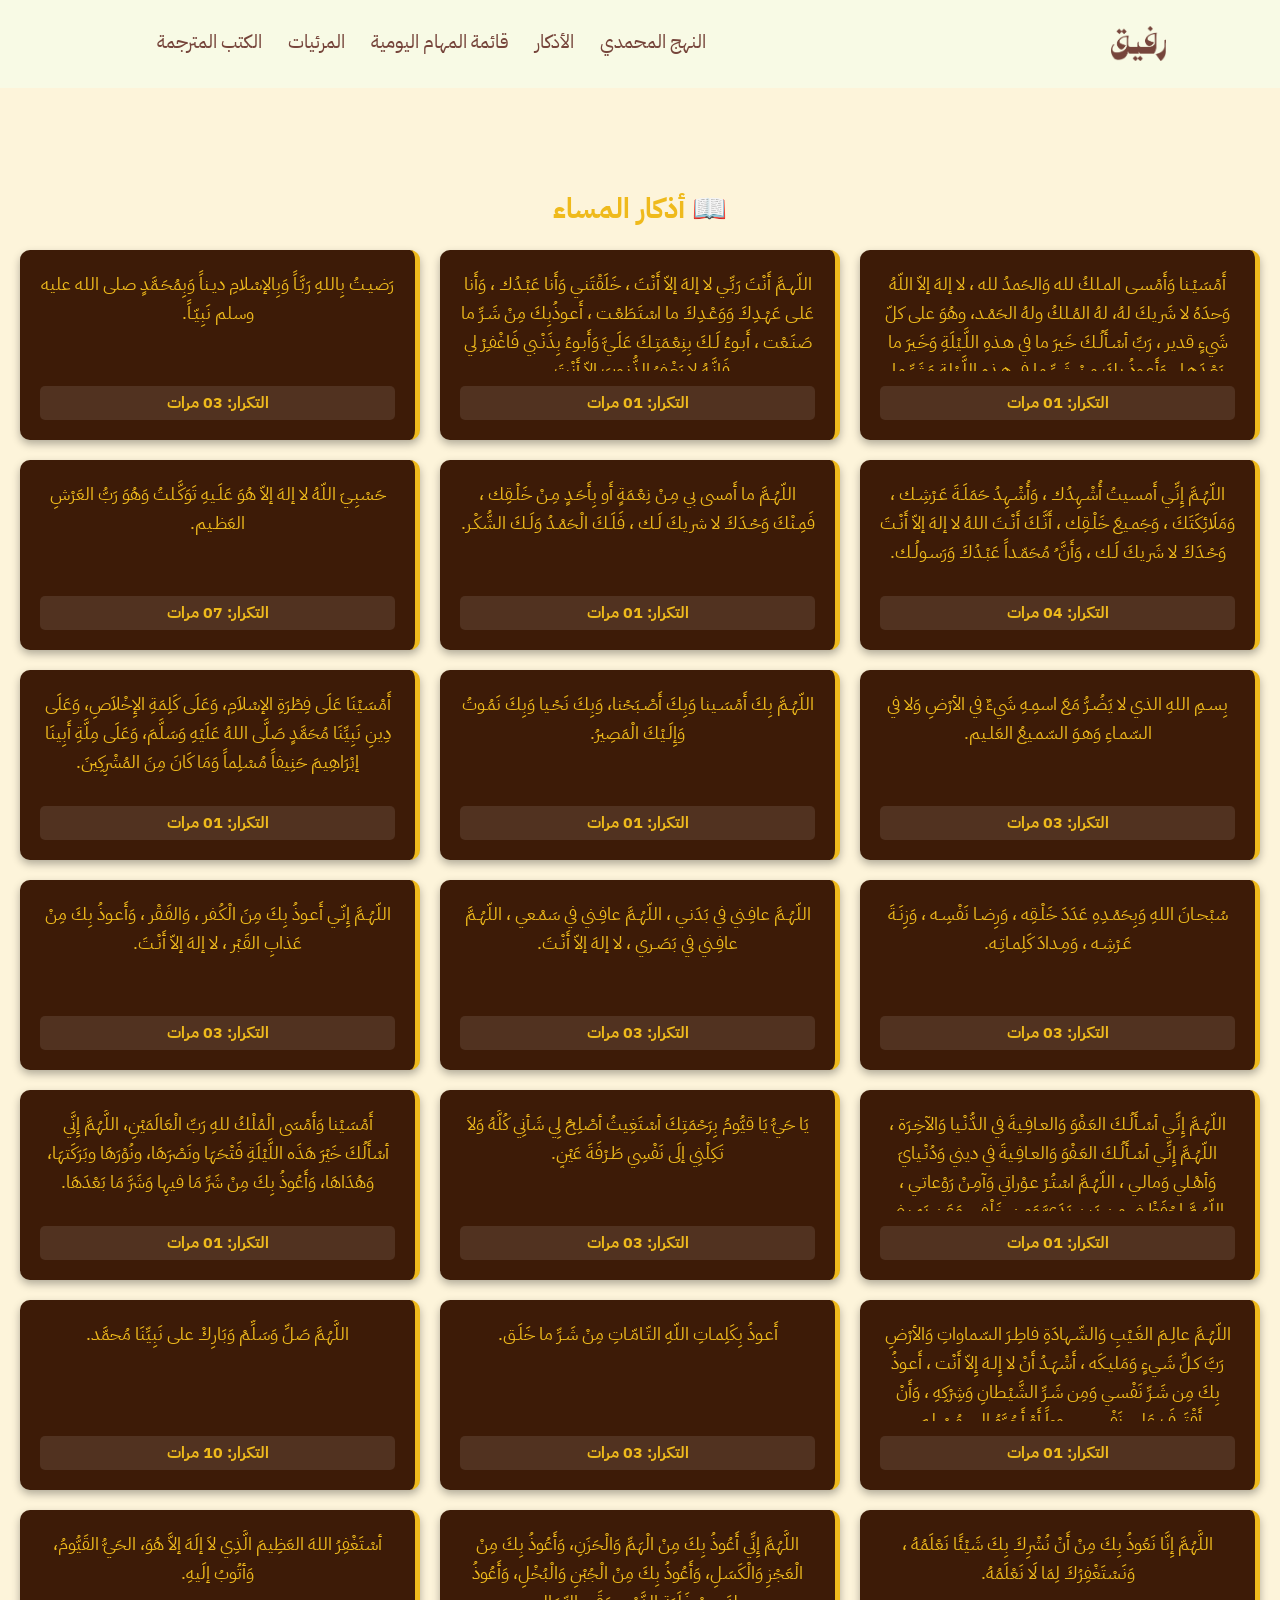
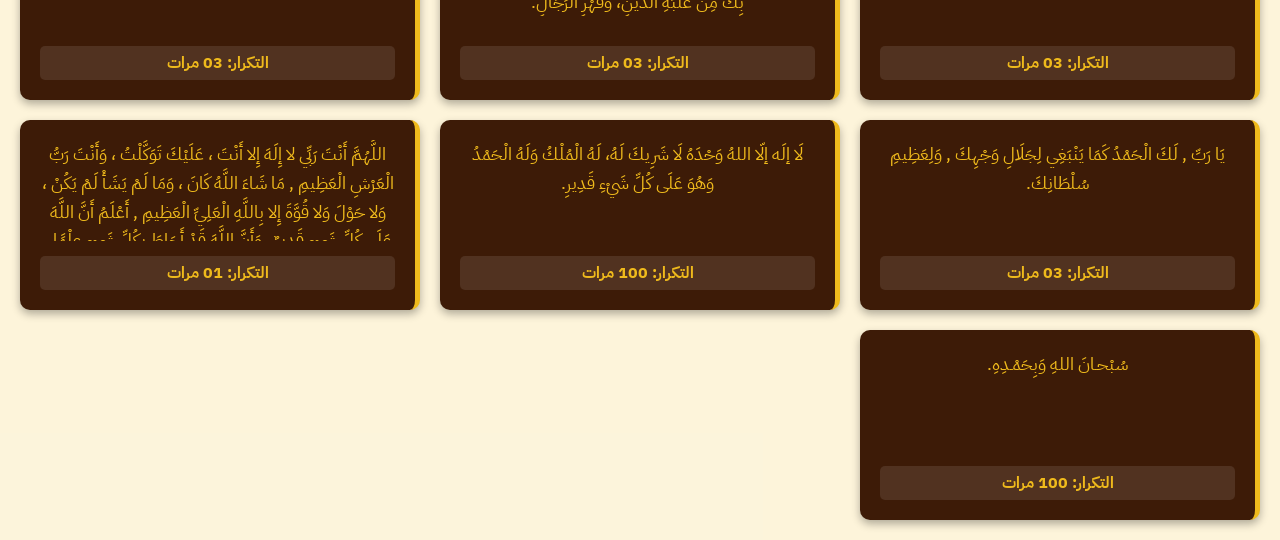
<file: pages/اذكار المساء.html>
<!DOCTYPE html>
<html lang="ar">

<head>
    <meta charset="UTF-8">
    <meta name="viewport" content="width=device-width, initial-scale=1.0">
    <title>Rafiq</title>
    <link rel="icon" href="images/title.png" type="image/x-icon" />
    <!-- css -->
    <link rel="stylesheet" href="../css/styles.css">
    <!-- logo font -->
    <link rel="preconnect" href="https://fonts.googleapis.com">
    <link rel="preconnect" href="https://fonts.gstatic.com" crossorigin>
    <link
        href="https://fonts.googleapis.com/css2?family=Aref+Ruqaa:wght@400;700&family=Open+Sans:ital,wght@0,300..800;1,300..800&family=Roboto:ital,wght@0,100..900;1,100..900&display=swap"
        rel="stylesheet">

    <link rel="preconnect" href="https://fonts.googleapis.com">
    <link rel="preconnect" href="https://fonts.gstatic.com/" crossorigin>
    <link
        href="https://fonts.googleapis.com/css2?family=Cairo:wght@200..1000&family=Courgette&family=Courier+Prime:ital,wght@0,400;0,700;1,400;1,700&family=IBM+Plex+Sans+Arabic:wght@100;200;300;400;500;600;700&family=Playfair+Display:ital,wght@0,400..900;1,400..900&family=Quicksand:wght@300..700&display=swap"
        rel="stylesheet">
    <!-- font awesome -->
    <link rel="stylesheet" href="https://cdnjs.cloudflare.com/ajax/libs/font-awesome/6.7.2/css/all.min.css"
        integrity="sha512-Evv84Mr4kqVGRNSgIGL/F/aIDqQb7xQ2vcrdIwxfjThSH8CSR7PBEakCr51Ck+w+/U6swU2Im1vVX0SVk9ABhg=="
        crossorigin="anonymous" referrerpolicy="no-referrer" />
</head>


<body dir="rtl">
    <header>
        <div class="container flex-between">
            <div class="logo">
                <a href="../index.html"><img src="../imgs/11.png" alt=""></a>
            </div>
            <nav>
                <ul class=" flex-between ">
                    <li><a href="dayRules.html">النهج المحمدي</a></li>
                    <li><a href="اذكارالصباح.html">الأذكار</a></li>
                    <li><a href="todo.html">قائمة المهام اليومية</a></li>
                    <li><a href="المرايات.html">المرئيات</a></li>
                    <li><a href="books.html">الكتب المترجمة</a></li>
                </ul>
                <div class="toggle">
                    <i class="fa-solid fa-bars"></i>
                </div>
            </nav>
        </div>
        <!-- toggle -->
        <ul class="dropdown-menu">
            <li><a href="dayRules.html">النهج المحمدي</a></li>
            <li><a href="اذكارالصباح.html">الأذكار</a></li>
            <li><a href="todo.html">قائمة المهام اليومية</a></li>
            <li><a href="المرايات.html">المرئيات</a></li>
            <li><a href="books.html">الكتب المترجمة</a></li>
        </ul>
    </header>

    <section class="azkar-section">

        <h1 class="azkar-title">📖 أذكار المساء</h1>
        <div class="container-azkar" id="azkarContainer"></div>
    </section>

    <script>
        // JSON data for Azkar
        const azkarSabah = [
            {
                category: "أذكار المساء",
                count: "01",
                description: "",
                reference: "",
                content: "أَمْسَيْـنا وَأَمْسـى المـلكُ لله وَالحَمدُ لله ، لا إلهَ إلاّ اللّهُ وَحدَهُ لا شَريكَ لهُ، لهُ المُـلكُ ولهُ الحَمْـد، وهُوَ على كلّ شَيءٍ قدير ، رَبِّ أسْـأَلُـكَ خَـيرَ ما في هـذهِ اللَّـيْلَةِ وَخَـيرَ ما بَعْـدَهـا ، وَأَعـوذُ بِكَ مِنْ شَـرِّ ما في هـذهِ اللَّـيْلةِ وَشَرِّ ما بَعْـدَهـا ، رَبِّ أَعـوذُبِكَ مِنَ الْكَسَـلِ وَسـوءِ الْكِـبَر ، رَبِّ أَعـوذُ بِكَ مِنْ عَـذابٍ في النّـارِ وَعَـذابٍ في القَـبْر."
            },
            {
                category: "أذكار المساء",
                count: "01",
                description: "من قالها موقنا بها حين يمسى ومات من ليلته دخل الجنة وكذلك حين يصبح.",
                reference: "",
                content: "اللّهـمَّ أَنْتَ رَبِّـي لا إلهَ إلاّ أَنْتَ ، خَلَقْتَنـي وَأَنا عَبْـدُك ، وَأَنا عَلـى عَهْـدِكَ وَوَعْـدِكَ ما اسْتَـطَعْـت ، أَعـوذُبِكَ مِنْ شَـرِّ ما صَنَـعْت ، أَبـوءُ لَـكَ بِنِعْـمَتِـكَ عَلَـيَّ وَأَبـوءُ بِذَنْـبي فَاغْفـِرْ لي فَإِنَّـهُ لا يَغْـفِرُ الذُّنـوبَ إِلاّ أَنْتَ ."
            },
            {
                category: "أذكار المساء",
                count: "03",
                description: "من قالها حين يصبح وحين يمسى كان حقا على الله أن يرضيه يوم القيامة.",
                reference: "",
                content: "رَضيـتُ بِاللهِ رَبَّـاً وَبِالإسْلامِ ديـناً وَبِمُحَـمَّدٍ صلى الله عليه وسلم نَبِيّـاً."
            },
            {
                category: "أذكار المساء",
                count: "04",
                description: "من قالها أعتقه الله من النار.",
                reference: "",
                content: "اللّهُـمَّ إِنِّـي أَمسيتُ أُشْـهِدُك ، وَأُشْـهِدُ حَمَلَـةَ عَـرْشِـك ، وَمَلَائِكَتَكَ ، وَجَمـيعَ خَلْـقِك ، أَنَّـكَ أَنْـتَ اللهُ لا إلهَ إلاّ أَنْـتَ وَحْـدَكَ لا شَريكَ لَـك ، وَأَنَّ ُ مُحَمّـداً عَبْـدُكَ وَرَسـولُـك."
            },
            {
                category: "أذكار المساء",
                count: "01",
                description: "من قالها حين يمسى أدى شكر يومه.",
                reference: "",
                content: "اللّهُـمَّ ما أَمسى بي مِـنْ نِعْـمَةٍ أَو بِأَحَـدٍ مِـنْ خَلْـقِك ، فَمِـنْكَ وَحْـدَكَ لا شريكَ لَـك ، فَلَـكَ الْحَمْـدُ وَلَـكَ الشُّكْـر."
            },
            {
                category: "أذكار المساء",
                count: "07",
                description: "من قالها كفاه الله ما أهمه من أمر الدنيا والأخرة.",
                reference: "",
                content: "حَسْبِـيَ اللّهُ لا إلهَ إلاّ هُوَ عَلَـيهِ تَوَكَّـلتُ وَهُوَ رَبُّ العَرْشِ العَظـيم."
            },
            {
                category: "أذكار المساء",
                count: "03",
                description: "لم يضره من الله شيء.",
                reference: "",
                content: "بِسـمِ اللهِ الذي لا يَضُـرُّ مَعَ اسمِـهِ شَيءٌ في الأرْضِ وَلا في السّمـاءِ وَهـوَ السّمـيعُ العَلـيم."
            },
            {
                category: "أذكار المساء",
                count: "01",
                description: "",
                reference: "",
                content: "اللّهُـمَّ بِكَ أَمْسَـينا وَبِكَ أَصْـبَحْنا، وَبِكَ نَحْـيا وَبِكَ نَمُـوتُ وَإِلَـيْكَ الْمَصِيرُ."
            },
            {
                category: "أذكار المساء",
                count: "01",
                description: "",
                reference: "",
                content: "أَمْسَيْنَا عَلَى فِطْرَةِ الإسْلاَمِ، وَعَلَى كَلِمَةِ الإِخْلاَصِ، وَعَلَى دِينِ نَبِيِّنَا مُحَمَّدٍ صَلَّى اللهُ عَلَيْهِ وَسَلَّمَ، وَعَلَى مِلَّةِ أَبِينَا إبْرَاهِيمَ حَنِيفاً مُسْلِماً وَمَا كَانَ مِنَ المُشْرِكِينَ."
            },
            {
                category: "أذكار المساء",
                count: "03",
                description: "",
                reference: "",
                content: "سُبْحـانَ اللهِ وَبِحَمْـدِهِ عَدَدَ خَلْـقِه ، وَرِضـا نَفْسِـه ، وَزِنَـةَ عَـرْشِـه ، وَمِـدادَ كَلِمـاتِـه."
            },
            {
                category: "أذكار المساء",
                count: "03",
                description: "",
                reference: "",
                content: "اللّهُـمَّ عافِـني في بَدَنـي ، اللّهُـمَّ عافِـني في سَمْـعي ، اللّهُـمَّ عافِـني في بَصَـري ، لا إلهَ إلاّ أَنْـتَ."
            },
            {
                category: "أذكار المساء",
                count: "03",
                description: "",
                reference: "",
                content: "اللّهُـمَّ إِنّـي أَعـوذُ بِكَ مِنَ الْكُـفر ، وَالفَـقْر ، وَأَعـوذُ بِكَ مِنْ عَذابِ القَـبْر ، لا إلهَ إلاّ أَنْـتَ."
            },
            {
                category: "أذكار المساء",
                count: "01",
                description: "",
                reference: "",
                content: "اللّهُـمَّ إِنِّـي أسْـأَلُـكَ العَـفْوَ وَالعـافِـيةَ في الدُّنْـيا وَالآخِـرَة ، اللّهُـمَّ إِنِّـي أسْـأَلُـكَ العَـفْوَ وَالعـافِـيةَ في ديني وَدُنْـيايَ وَأهْـلي وَمالـي ، اللّهُـمَّ اسْتُـرْ عـوْراتي وَآمِـنْ رَوْعاتـي ، اللّهُـمَّ احْفَظْـني مِن بَـينِ يَدَيَّ وَمِن خَلْفـي وَعَن يَمـيني وَعَن شِمـالي ، وَمِن فَوْقـي ، وَأَعـوذُ بِعَظَمَـتِكَ أَن أُغْـتالَ مِن تَحْتـي."
            },
            {
                category: "أذكار المساء",
                count: "03",
                description: "",
                reference: "",
                content: "يَا حَيُّ يَا قيُّومُ بِرَحْمَتِكَ أسْتَغِيثُ أصْلِحْ لِي شَأنِي كُلَّهُ وَلاَ تَكِلْنِي إلَى نَفْسِي طَـرْفَةَ عَيْنٍ."
            },
            {
                category: "أذكار المساء",
                count: "01",
                description: "",
                reference: "",
                content: "أَمْسَيْنا وَأَمْسَى الْمُلْكُ للهِ رَبِّ الْعَالَمَيْنِ، اللَّهُمَّ إِنَّي أسْأَلُكَ خَيْرَ هَذَه اللَّيْلَةِ فَتْحَهَا ونَصْرَهَا، ونُوْرَهَا وبَرَكَتهَا، وَهُدَاهَا، وَأَعُوذُ بِكَ مِنْ شَرِّ مَا فيهِا وَشَرَّ مَا بَعْدَهَا."
            },
            {
                category: "أذكار المساء",
                count: "01",
                description: "",
                reference: "",
                content: "اللّهُـمَّ عالِـمَ الغَـيْبِ وَالشّـهادَةِ فاطِـرَ السّماواتِ وَالأرْضِ رَبَّ كـلِّ شَـيءٍ وَمَليـكَه ، أَشْهَـدُ أَنْ لا إِلـهَ إِلاّ أَنْت ، أَعـوذُ بِكَ مِن شَـرِّ نَفْسـي وَمِن شَـرِّ الشَّيْـطانِ وَشِرْكِهِ ، وَأَنْ أَقْتَـرِفَ عَلـى نَفْسـي سوءاً أَوْ أَجُـرَّهُ إِلـى مُسْـلِم."
            },
            {
                category: "أذكار المساء",
                count: "03",
                description: "",
                reference: "",
                content: "أَعـوذُ بِكَلِمـاتِ اللّهِ التّـامّـاتِ مِنْ شَـرِّ ما خَلَـق."
            },
            {
                category: "أذكار المساء",
                count: "10",
                description: "من صلى على حين يصبح وحين يمسى ادركته شفاعتى يوم القيامة.",
                reference: "",
                content: "اللَّهُمَّ صَلِّ وَسَلِّمْ وَبَارِكْ على نَبِيِّنَا مُحمَّد."
            },
            {
                category: "أذكار المساء",
                count: "03",
                description: "",
                reference: "",
                content: "اللَّهُمَّ إِنَّا نَعُوذُ بِكَ مِنْ أَنْ نُشْرِكَ بِكَ شَيْئًا نَعْلَمُهُ ، وَنَسْتَغْفِرُكَ لِمَا لَا نَعْلَمُهُ."
            },
            {
                category: "أذكار المساء",
                count: "03",
                description: "",
                reference: "",
                content: "اللَّهُمَّ إِنِّي أَعُوذُ بِكَ مِنْ الْهَمِّ وَالْحَزَنِ، وَأَعُوذُ بِكَ مِنْ الْعَجْزِ وَالْكَسَلِ، وَأَعُوذُ بِكَ مِنْ الْجُبْنِ وَالْبُخْلِ، وَأَعُوذُ بِكَ مِنْ غَلَبَةِ الدَّيْنِ، وَقَهْرِ الرِّجَالِ."
            },
            {
                category: "أذكار المساء",
                count: "03",
                description: "",
                reference: "",
                content: "أسْتَغْفِرُ اللهَ العَظِيمَ الَّذِي لاَ إلَهَ إلاَّ هُوَ، الحَيُّ القَيُّومُ، وَأتُوبُ إلَيهِ."
            },
            {
                category: "أذكار المساء",
                count: "03",
                description: "",
                reference: "",
                content: "يَا رَبِّ , لَكَ الْحَمْدُ كَمَا يَنْبَغِي لِجَلَالِ وَجْهِكَ , وَلِعَظِيمِ سُلْطَانِكَ."
            },
            {
                category: "أذكار المساء",
                count: "100",
                description: "كانت له عدل عشر رقاب، وكتبت له مئة حسنة، ومحيت عنه مئة سيئة، وكانت له حرزا من الشيطان.",
                reference: "",
                content: "لَا إلَه إلّا اللهُ وَحْدَهُ لَا شَرِيكَ لَهُ، لَهُ الْمُلْكُ وَلَهُ الْحَمْدُ وَهُوَ عَلَى كُلِّ شَيْءِ قَدِيرِ."
            },
            {
                category: "أذكار المساء",
                count: "01",
                description: "",
                reference: "",
                content: "اللَّهُمَّ أَنْتَ رَبِّي لا إِلَهَ إِلا أَنْتَ ، عَلَيْكَ تَوَكَّلْتُ ، وَأَنْتَ رَبُّ الْعَرْشِ الْعَظِيمِ , مَا شَاءَ اللَّهُ كَانَ ، وَمَا لَمْ يَشَأْ لَمْ يَكُنْ ، وَلا حَوْلَ وَلا قُوَّةَ إِلا بِاللَّهِ الْعَلِيِّ الْعَظِيمِ , أَعْلَمُ أَنَّ اللَّهَ عَلَى كُلِّ شَيْءٍ قَدِيرٌ ، وَأَنَّ اللَّهَ قَدْ أَحَاطَ بِكُلِّ شَيْءٍ عِلْمًا , اللَّهُمَّ إِنِّي أَعُوذُ بِكَ مِنْ شَرِّ نَفْسِي ، وَمِنْ شَرِّ كُلِّ دَابَّةٍ أَنْتَ آخِذٌ بِنَاصِيَتِهَا ، إِنَّ رَبِّي عَلَى صِرَاطٍ مُسْتَقِيمٍ."
            },
            {
                category: "أذكار المساء",
                count: "100",
                description: "حُطَّتْ خَطَايَاهُ وَإِنْ كَانَتْ مِثْلَ زَبَدِ الْبَحْرِ. لَمْ يَأْتِ أَحَدٌ يَوْمَ الْقِيَامَةِ بِأَفْضَلَ مِمَّا جَاءَ بِهِ إِلَّا أَحَدٌ قَالَ مِثْلَ مَا قَالَ أَوْ زَادَ عَلَيْهِ.",
                reference: "",
                content: "سُبْحـانَ اللهِ وَبِحَمْـدِهِ."
            }
        ];

        // Function to generate Azkar cards
        function displayAzkar() {
            const container = document.getElementById("azkarContainer");
            azkarSabah.forEach(zekr => {
                const card = document.createElement("div");
                card.classList.add("card-azkar");

                card.innerHTML = `
                    <p class="content-azkar">${zekr.content}</p>
                    <p class="count-azkar">التكرار: ${zekr.count} مرات</p>
                `;

                container.appendChild(card);
            });
        }

        // Render cards on page load
        displayAzkar();
    </script>
<script src="../JS/main.js"></script>
</body>

</html>
</file>
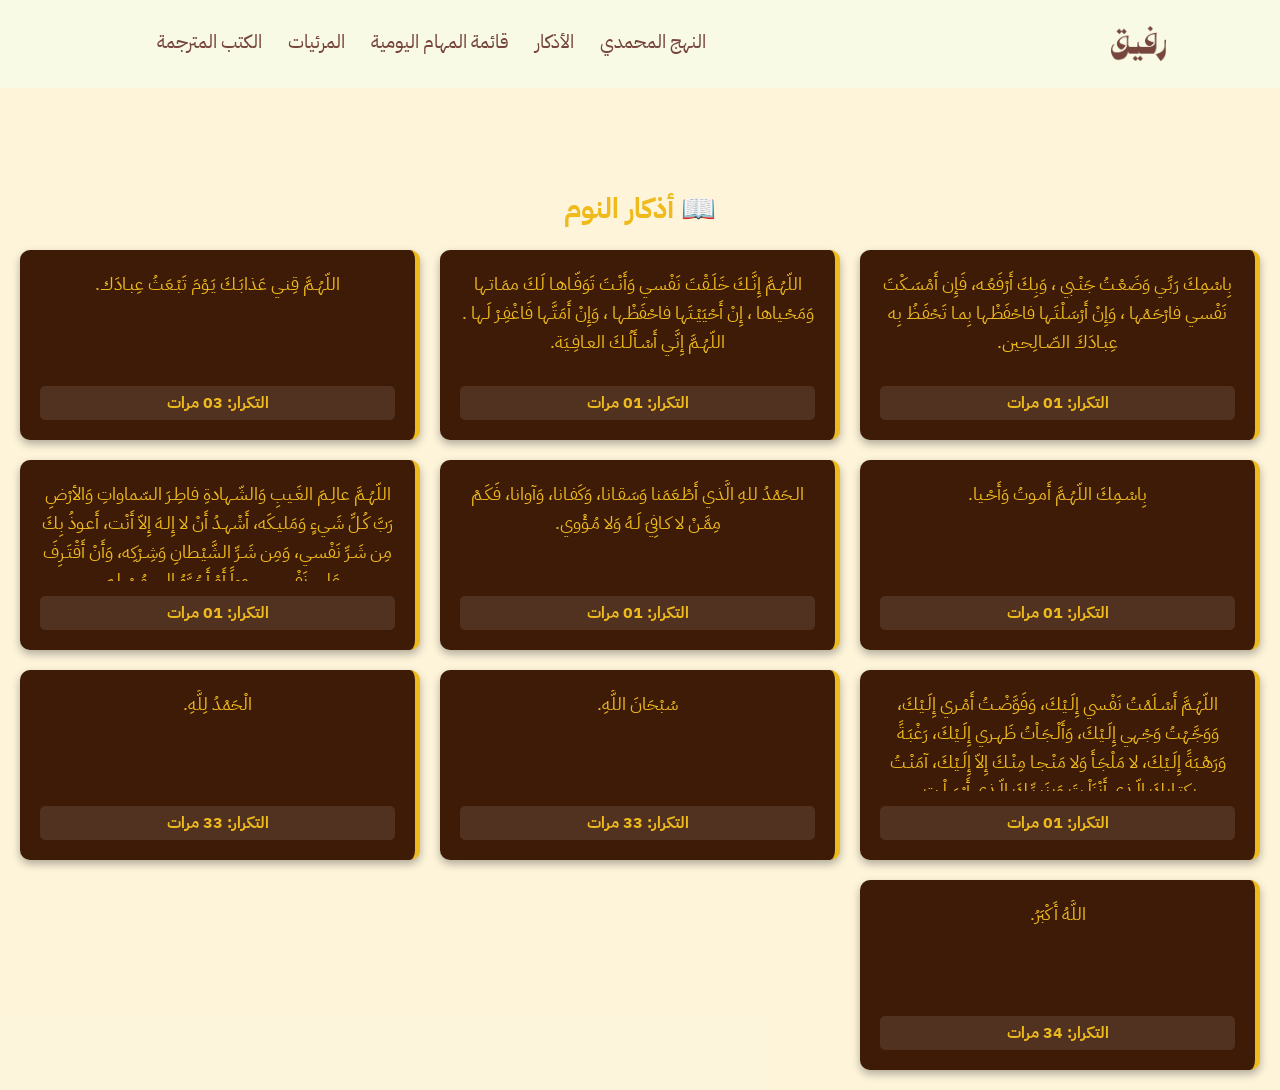
<file: pages/اذكار النوم.html>
<!DOCTYPE html>
<html lang="ar">

<head>
    <meta charset="UTF-8">
    <meta name="viewport" content="width=device-width, initial-scale=1.0">
    <title>Rafiq</title>
    <link rel="icon" href="images/title.png" type="image/x-icon" />
    <!-- css -->
    <link rel="stylesheet" href="../css/styles.css">
    <!-- logo font -->
    <link rel="preconnect" href="https://fonts.googleapis.com">
    <link rel="preconnect" href="https://fonts.gstatic.com" crossorigin>
    <link
        href="https://fonts.googleapis.com/css2?family=Aref+Ruqaa:wght@400;700&family=Open+Sans:ital,wght@0,300..800;1,300..800&family=Roboto:ital,wght@0,100..900;1,100..900&display=swap"
        rel="stylesheet">

    <link rel="preconnect" href="https://fonts.googleapis.com">
    <link rel="preconnect" href="https://fonts.gstatic.com/" crossorigin>
    <link
        href="https://fonts.googleapis.com/css2?family=Cairo:wght@200..1000&family=Courgette&family=Courier+Prime:ital,wght@0,400;0,700;1,400;1,700&family=IBM+Plex+Sans+Arabic:wght@100;200;300;400;500;600;700&family=Playfair+Display:ital,wght@0,400..900;1,400..900&family=Quicksand:wght@300..700&display=swap"
        rel="stylesheet">
    <!-- font awesome -->
    <link rel="stylesheet" href="https://cdnjs.cloudflare.com/ajax/libs/font-awesome/6.7.2/css/all.min.css"
        integrity="sha512-Evv84Mr4kqVGRNSgIGL/F/aIDqQb7xQ2vcrdIwxfjThSH8CSR7PBEakCr51Ck+w+/U6swU2Im1vVX0SVk9ABhg=="
        crossorigin="anonymous" referrerpolicy="no-referrer" />
</head>


<body dir="rtl">
    <header>
        <div class="container flex-between">
            <div class="logo">
                <a href="../index.html"><img src="../imgs/11.png" alt=""></a>
            </div>
            <nav>
                <ul class=" flex-between ">
                    <li><a href="dayRules.html">النهج المحمدي</a></li>
                    <li><a href="اذكارالصباح.html">الأذكار</a></li>
                    <li><a href="todo.html">قائمة المهام اليومية</a></li>
                    <li><a href="المرايات.html">المرئيات</a></li>
                    <li><a href="books.html">الكتب المترجمة</a></li>
                </ul>
                <div class="toggle">
                    <i class="fa-solid fa-bars"></i>
                </div>
            </nav>
        </div>
        <!-- toggle -->
        <ul class="dropdown-menu">
            <li><a href="dayRules.html">النهج المحمدي</a></li>
            <li><a href="اذكارالصباح.html">الأذكار</a></li>
            <li><a href="todo.html">قائمة المهام اليومية</a></li>
            <li><a href="المرايات.html">المرئيات</a></li>
            <li><a href="books.html">الكتب المترجمة</a></li>
        </ul>
    </header>

    <section class="azkar-section">

        <h1 class="azkar-title">📖 أذكار النوم</h1>
        <div class="container-azkar" id="azkarContainer"></div>
    </section>

    <script>
        // JSON data for Azkar
        const azkarSabah = [
            {
                category: "أذكار النوم",
                count: "01",
                description: "",
                reference: "",
                content: "بِاسْمِكَ رَبِّـي وَضَعْـتُ جَنْـبي ، وَبِكَ أَرْفَعُـه، فَإِن أَمْسَـكْتَ نَفْسـي فارْحَـمْها ، وَإِنْ أَرْسَلْتَـها فاحْفَظْـها بِمـا تَحْفَـظُ بِه عِبـادَكَ الصّـالِحـين."
            },
            {
                category: "أذكار النوم",
                count: "01",
                description: "",
                reference: "",
                content: "اللّهُـمَّ إِنَّـكَ خَلَـقْتَ نَفْسـي وَأَنْـتَ تَوَفّـاهـا لَكَ ممَـاتـها وَمَحْـياها ، إِنْ أَحْيَيْـتَها فاحْفَظْـها ، وَإِنْ أَمَتَّـها فَاغْفِـرْ لَـها . اللّهُـمَّ إِنَّـي أَسْـأَلُـكَ العـافِـيَة."
            },
            {
                category: "أذكار النوم",
                count: "03",
                description: "",
                reference: "",
                content: "اللّهُـمَّ قِنـي عَذابَـكَ يَـوْمَ تَبْـعَثُ عِبـادَك."
            },
            {
                category: "أذكار النوم",
                count: "01",
                description: "",
                reference: "",
                content: "بِاسْـمِكَ اللّهُـمَّ أَمـوتُ وَأَحْـيا."
            },
            {
                category: "أذكار النوم",
                count: "01",
                description: "",
                reference: "",
                content: "الـحَمْدُ للهِ الَّذي أَطْـعَمَنا وَسَقـانا، وَكَفـانا، وَآوانا، فَكَـمْ مِمَّـنْ لا كـافِيَ لَـهُ وَلا مُـؤْوي."
            },
            {
                category: "أذكار النوم",
                count: "01",
                description: "",
                reference: "",
                content: "اللّهُـمَّ عالِـمَ الغَـيبِ وَالشّـهادةِ فاطِـرَ السّماواتِ وَالأرْضِ رَبَّ كُـلِّ شَـيءٍ وَمَليـكَه، أَشْهـدُ أَنْ لا إِلـهَ إِلاّ أَنْت، أَعـوذُ بِكَ مِن شَـرِّ نَفْسـي، وَمِن شَـرِّ الشَّيْـطانِ وَشِـرْكِه، وَأَنْ أَقْتَـرِفَ عَلـى نَفْسـي سوءاً أَوْ أَجُـرَّهُ إِلـى مُسْـلِم ."
            },
            {
                category: "أذكار النوم",
                count: "01",
                description: "",
                reference: "",
                content: "اللّهُـمَّ أَسْـلَمْتُ نَفْـسي إِلَـيْكَ، وَفَوَّضْـتُ أَمْـري إِلَـيْكَ، وَوَجَّـهْتُ وَجْـهي إِلَـيْكَ، وَأَلْـجَـاْتُ ظَهـري إِلَـيْكَ، رَغْبَـةً وَرَهْـبَةً إِلَـيْكَ، لا مَلْجَـأَ وَلا مَنْـجـا مِنْـكَ إِلاّ إِلَـيْكَ، آمَنْـتُ بِكِتـابِكَ الّـذي أَنْزَلْـتَ وَبِنَبِـيِّـكَ الّـذي أَرْسَلْـت."
            },
            {
                category: "أذكار النوم",
                count: "33",
                description: "",
                reference: "",
                content: "سُبْحَانَ اللَّهِ."
            },
            {
                category: "أذكار النوم",
                count: "33",
                description: "",
                reference: "",
                content: "الْحَمْدُ لِلَّهِ."
            },
            {
                category: "أذكار النوم",
                count: "34",
                description: "",
                reference: "",
                content: "اللَّهُ أَكْبَرُ."
            }
        ]
        // Function to generate Azkar cards
        function displayAzkar() {
            const container = document.getElementById("azkarContainer");
            azkarSabah.forEach(zekr => {
                const card = document.createElement("div");
                card.classList.add("card-azkar");

                card.innerHTML = `
                    <p class="content-azkar">${zekr.content}</p>
                    <p class="count-azkar">التكرار: ${zekr.count} مرات</p>
                `;

                container.appendChild(card);
            });
        }

        // Render cards on page load
        displayAzkar();
    </script>
<script src="../JS/main.js"></script>
</body>

</html>
</file>
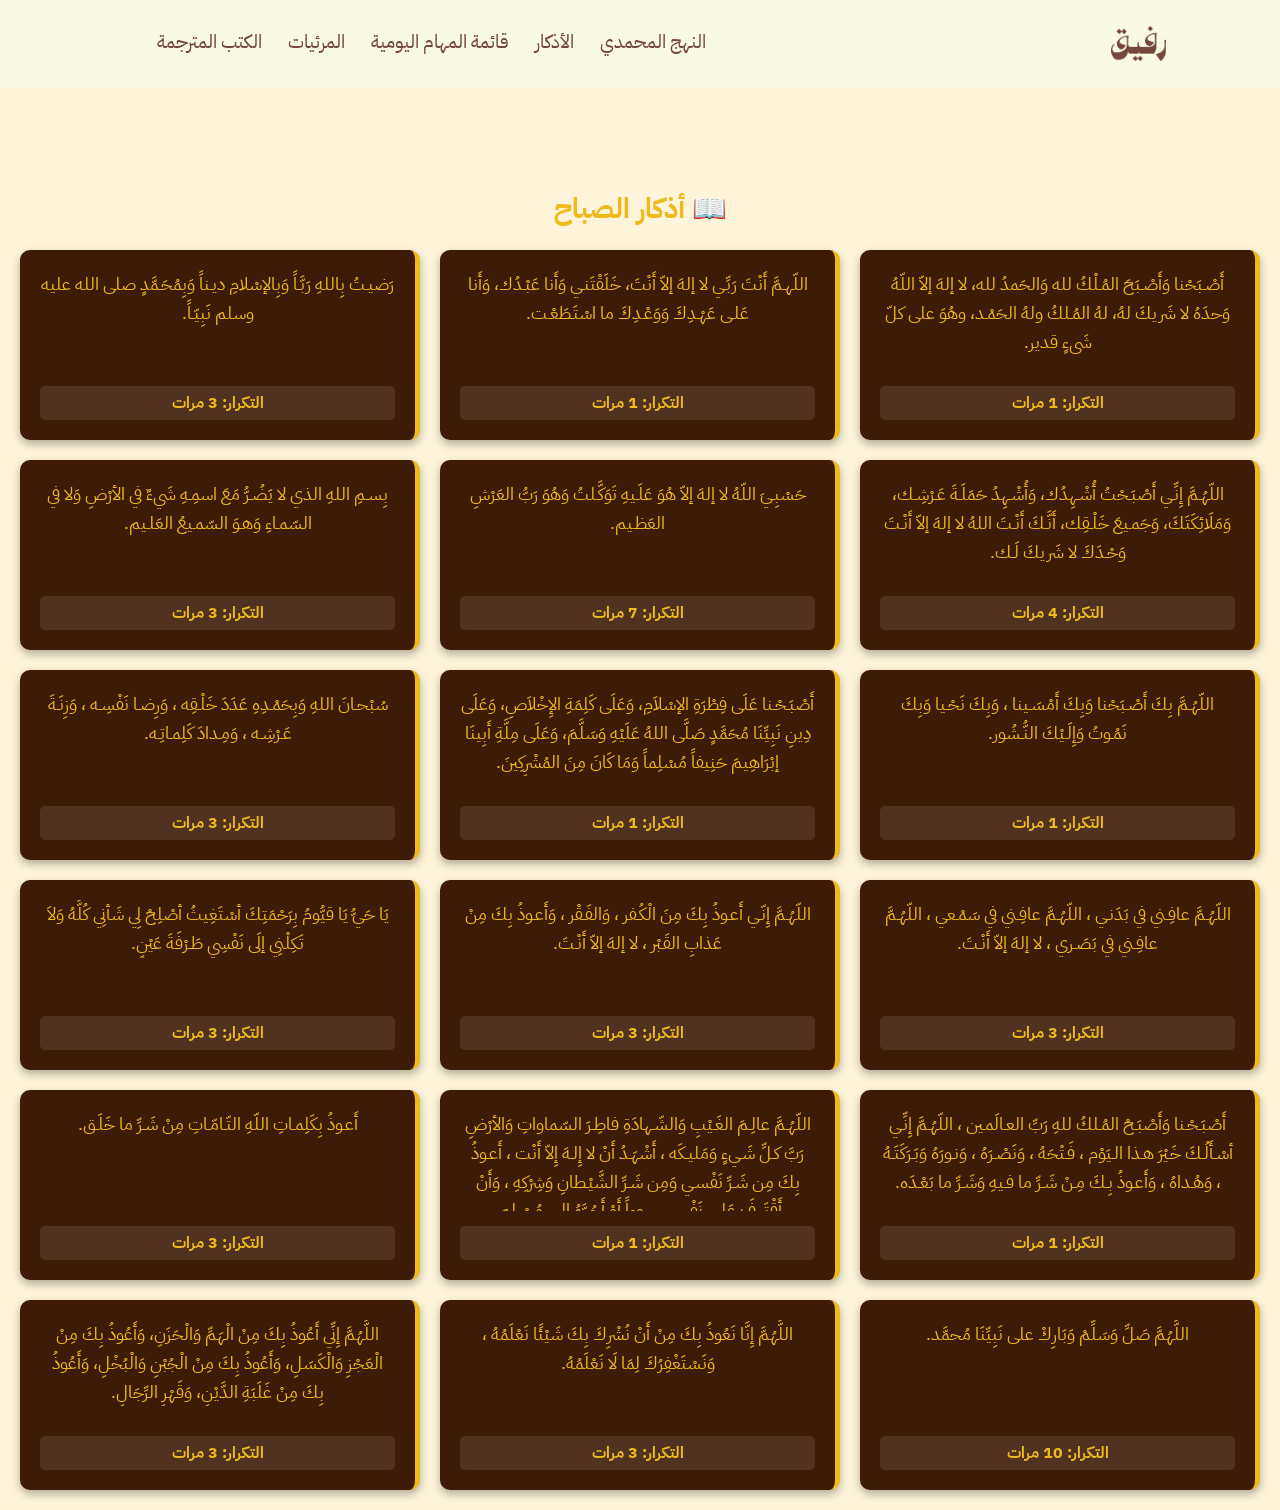
<file: pages/اذكارالصباح.html>
<!DOCTYPE html>
<html lang="ar">

<head>
    <meta charset="UTF-8">
    <meta name="viewport" content="width=device-width, initial-scale=1.0">
    <title>Rafiq</title>
    <link rel="icon" href="images/title.png" type="image/x-icon" />
    <!-- css -->
    <link rel="stylesheet" href="../css/styles.css">
    <!-- logo font -->
    <link rel="preconnect" href="https://fonts.googleapis.com">
    <link rel="preconnect" href="https://fonts.gstatic.com" crossorigin>
    <link
        href="https://fonts.googleapis.com/css2?family=Aref+Ruqaa:wght@400;700&family=Open+Sans:ital,wght@0,300..800;1,300..800&family=Roboto:ital,wght@0,100..900;1,100..900&display=swap"
        rel="stylesheet">

    <link rel="preconnect" href="https://fonts.googleapis.com">
    <link rel="preconnect" href="https://fonts.gstatic.com/" crossorigin>
    <link
        href="https://fonts.googleapis.com/css2?family=Cairo:wght@200..1000&family=Courgette&family=Courier+Prime:ital,wght@0,400;0,700;1,400;1,700&family=IBM+Plex+Sans+Arabic:wght@100;200;300;400;500;600;700&family=Playfair+Display:ital,wght@0,400..900;1,400..900&family=Quicksand:wght@300..700&display=swap"
        rel="stylesheet">
    <!-- font awesome -->
    <link rel="stylesheet" href="https://cdnjs.cloudflare.com/ajax/libs/font-awesome/6.7.2/css/all.min.css"
        integrity="sha512-Evv84Mr4kqVGRNSgIGL/F/aIDqQb7xQ2vcrdIwxfjThSH8CSR7PBEakCr51Ck+w+/U6swU2Im1vVX0SVk9ABhg=="
        crossorigin="anonymous" referrerpolicy="no-referrer" />
</head>

<body dir="rtl">

    <header>
        <div class="container flex-between">
            <div class="logo">
                <a href="../index.html"><img src="../imgs/11.png" alt=""></a>
            </div>
            <nav>
                <ul class=" flex-between ">
                    <li><a href="dayRules.html">النهج المحمدي</a></li>
                    <li><a href="اذكارالصباح.html">الأذكار</a></li>
                    <li><a href="todo.html">قائمة المهام اليومية</a></li>
                    <li><a href="المرايات.html">المرئيات</a></li>
                    <li><a href="books.html">الكتب المترجمة</a></li>
                </ul>
                <div class="toggle">
                    <i class="fa-solid fa-bars"></i>
                </div>
            </nav>
        </div>
        <!-- toggle -->
        <ul class="dropdown-menu">
            <li><a href="dayRules.html">النهج المحمدي</a></li>
            <li><a href="اذكارالصباح.html">الأذكار</a></li>
            <li><a href="todo.html">قائمة المهام اليومية</a></li>
            <li><a href="المرايات.html">المرئيات</a></li>
            <li><a href="books.html">الكتب المترجمة</a></li>
        </ul>
    </header>

    <section class="azkar-section">

        <h1 class="azkar-title">📖 أذكار الصباح</h1>
        <div class="container-azkar" id="azkarContainer"></div>
    </section>

    <script>
        // JSON data for Azkar
        const azkarSabah = [
            {
                "content": "أَصْـبَحْنا وَأَصْـبَحَ المُـلْكُ لله وَالحَمدُ لله، لا إلهَ إلاّ اللّهُ وَحدَهُ لا شَريكَ لهُ، لهُ المُـلكُ ولهُ الحَمْـد، وهُوَ على كلّ شَيءٍ قدير.",
                "count": "1"
            },
            {
                "content": "اللّهـمَّ أَنْتَ رَبِّـي لا إلهَ إلاّ أَنْتَ، خَلَقْتَنـي وَأَنا عَبْـدُك، وَأَنا عَلـى عَهْـدِكَ وَوَعْـدِكَ ما اسْتَـطَعْـت.",
                "count": "1"
            },
            {
                "content": "رَضيـتُ بِاللهِ رَبَّـاً وَبِالإسْلامِ ديـناً وَبِمُحَـمَّدٍ صلى الله عليه وسلم نَبِيّـاً.",
                "count": "3"
            },
            {
                "content": "اللّهُـمَّ إِنِّـي أَصْبَـحْتُ أُشْـهِدُك، وَأُشْـهِدُ حَمَلَـةَ عَـرْشِـك، وَمَلَائِكَتَكَ، وَجَمـيعَ خَلْـقِك، أَنَّـكَ أَنْـتَ اللهُ لا إلهَ إلاّ أَنْـتَ وَحْـدَكَ لا شَريكَ لَـك.",
                "count": "4"
            },
            {
                category: "أذكار الصباح",
                count: "7",
                description: "من قالها كفاه الله ما أهمه من أمر الدنيا والأخرة.",
                reference: "",
                content: "حَسْبِـيَ اللّهُ لا إلهَ إلاّ هُوَ عَلَـيهِ تَوَكَّـلتُ وَهُوَ رَبُّ العَرْشِ العَظـيم."
            },
            {
                category: "أذكار الصباح",
                count: "3",
                description: "لم يضره من الله شيء.",
                reference: "",
                content: "بِسـمِ اللهِ الذي لا يَضُـرُّ مَعَ اسمِـهِ شَيءٌ في الأرْضِ وَلا في السّمـاءِ وَهـوَ السّمـيعُ العَلـيم."
            },
            {
                category: "أذكار الصباح",
                count: "1",
                description: "",
                reference: "",
                content: "اللّهُـمَّ بِكَ أَصْـبَحْنا وَبِكَ أَمْسَـينا ، وَبِكَ نَحْـيا وَبِكَ نَمُـوتُ وَإِلَـيْكَ النُّـشُور."
            },
            {
                category: "أذكار الصباح",
                count: "1",
                description: "",
                reference: "",
                content: "أَصْبَـحْـنا عَلَى فِطْرَةِ الإسْلاَمِ، وَعَلَى كَلِمَةِ الإِخْلاَصِ، وَعَلَى دِينِ نَبِيِّنَا مُحَمَّدٍ صَلَّى اللهُ عَلَيْهِ وَسَلَّمَ، وَعَلَى مِلَّةِ أَبِينَا إبْرَاهِيمَ حَنِيفاً مُسْلِماً وَمَا كَانَ مِنَ المُشْرِكِينَ."
            },
            {
                category: "أذكار الصباح",
                count: "3",
                description: "",
                reference: "",
                content: "سُبْحـانَ اللهِ وَبِحَمْـدِهِ عَدَدَ خَلْـقِه ، وَرِضـا نَفْسِـه ، وَزِنَـةَ عَـرْشِـه ، وَمِـدادَ كَلِمـاتِـه."
            },
            {
                category: "أذكار الصباح",
                count: "3",
                description: "",
                reference: "",
                content: "اللّهُـمَّ عافِـني في بَدَنـي ، اللّهُـمَّ عافِـني في سَمْـعي ، اللّهُـمَّ عافِـني في بَصَـري ، لا إلهَ إلاّ أَنْـتَ."
            },
            {
                category: "أذكار الصباح",
                count: "3",
                description: "",
                reference: "",
                content: "اللّهُـمَّ إِنّـي أَعـوذُ بِكَ مِنَ الْكُـفر ، وَالفَـقْر ، وَأَعـوذُ بِكَ مِنْ عَذابِ القَـبْر ، لا إلهَ إلاّ أَنْـتَ."
            },
            {
                category: "أذكار الصباح",
                count: "3",
                description: "",
                reference: "",
                content: "يَا حَيُّ يَا قيُّومُ بِرَحْمَتِكَ أسْتَغِيثُ أصْلِحْ لِي شَأنِي كُلَّهُ وَلاَ تَكِلْنِي إلَى نَفْسِي طَـرْفَةَ عَيْنٍ."
            },
            {
                category: "أذكار الصباح",
                count: "1",
                description: "",
                reference: "",
                content: "أَصْبَـحْـنا وَأَصْبَـحْ المُـلكُ للهِ رَبِّ العـالَمـين ، اللّهُـمَّ إِنِّـي أسْـأَلُـكَ خَـيْرَ هـذا الـيَوْم ، فَـتْحَهُ ، وَنَصْـرَهُ ، وَنـورَهُ وَبَـرَكَتَـهُ ، وَهُـداهُ ، وَأَعـوذُ بِـكَ مِـنْ شَـرِّ ما فـيهِ وَشَـرِّ ما بَعْـدَه."
            },
            {
                category: "أذكار الصباح",
                count: "1",
                description: "",
                reference: "",
                content: "اللّهُـمَّ عالِـمَ الغَـيْبِ وَالشّـهادَةِ فاطِـرَ السّماواتِ وَالأرْضِ رَبَّ كـلِّ شَـيءٍ وَمَليـكَه ، أَشْهَـدُ أَنْ لا إِلـهَ إِلاّ أَنْت ، أَعـوذُ بِكَ مِن شَـرِّ نَفْسـي وَمِن شَـرِّ الشَّيْـطانِ وَشِرْكِهِ ، وَأَنْ أَقْتَـرِفَ عَلـى نَفْسـي سوءاً أَوْ أَجُـرَّهُ إِلـى مُسْـلِم."
            },
            {
                category: "أذكار الصباح",
                count: "3",
                description: "",
                reference: "",
                content: "أَعـوذُ بِكَلِمـاتِ اللّهِ التّـامّـاتِ مِنْ شَـرِّ ما خَلَـق."
            },
            {
                category: "أذكار الصباح",
                count: "10",
                description: "من صلى على حين يصبح وحين يمسى ادركته شفاعتى يوم القيامة.",
                reference: "",
                content: "اللَّهُمَّ صَلِّ وَسَلِّمْ وَبَارِكْ على نَبِيِّنَا مُحمَّد."
            },
            {
                category: "أذكار الصباح",
                count: "3",
                description: "",
                reference: "",
                content: "اللَّهُمَّ إِنَّا نَعُوذُ بِكَ مِنْ أَنْ نُشْرِكَ بِكَ شَيْئًا نَعْلَمُهُ ، وَنَسْتَغْفِرُكَ لِمَا لَا نَعْلَمُهُ."
            },
            {
                category: "أذكار الصباح",
                count: "3",
                description: "",
                reference: "",
                content: "اللَّهُمَّ إِنِّي أَعُوذُ بِكَ مِنْ الْهَمِّ وَالْحَزَنِ، وَأَعُوذُ بِكَ مِنْ الْعَجْزِ وَالْكَسَلِ، وَأَعُوذُ بِكَ مِنْ الْجُبْنِ وَالْبُخْلِ، وَأَعُوذُ بِكَ مِنْ غَلَبَةِ الدَّيْنِ، وَقَهْرِ الرِّجَالِ."
            },
        ];

        // Function to generate Azkar cards
        function displayAzkar() {
            const container = document.getElementById("azkarContainer");
            azkarSabah.forEach(zekr => {
                const card = document.createElement("div");
                card.classList.add("card-azkar");

                card.innerHTML = `
                    <p class="content-azkar">${zekr.content}</p>
                    <p class="count-azkar">التكرار: ${zekr.count} مرات</p>
                `;

                container.appendChild(card);
            });
        }

        // Render cards on page load
        displayAzkar();
    </script>
<script src="../JS/main.js"></script>
</body>

</html>
</file>
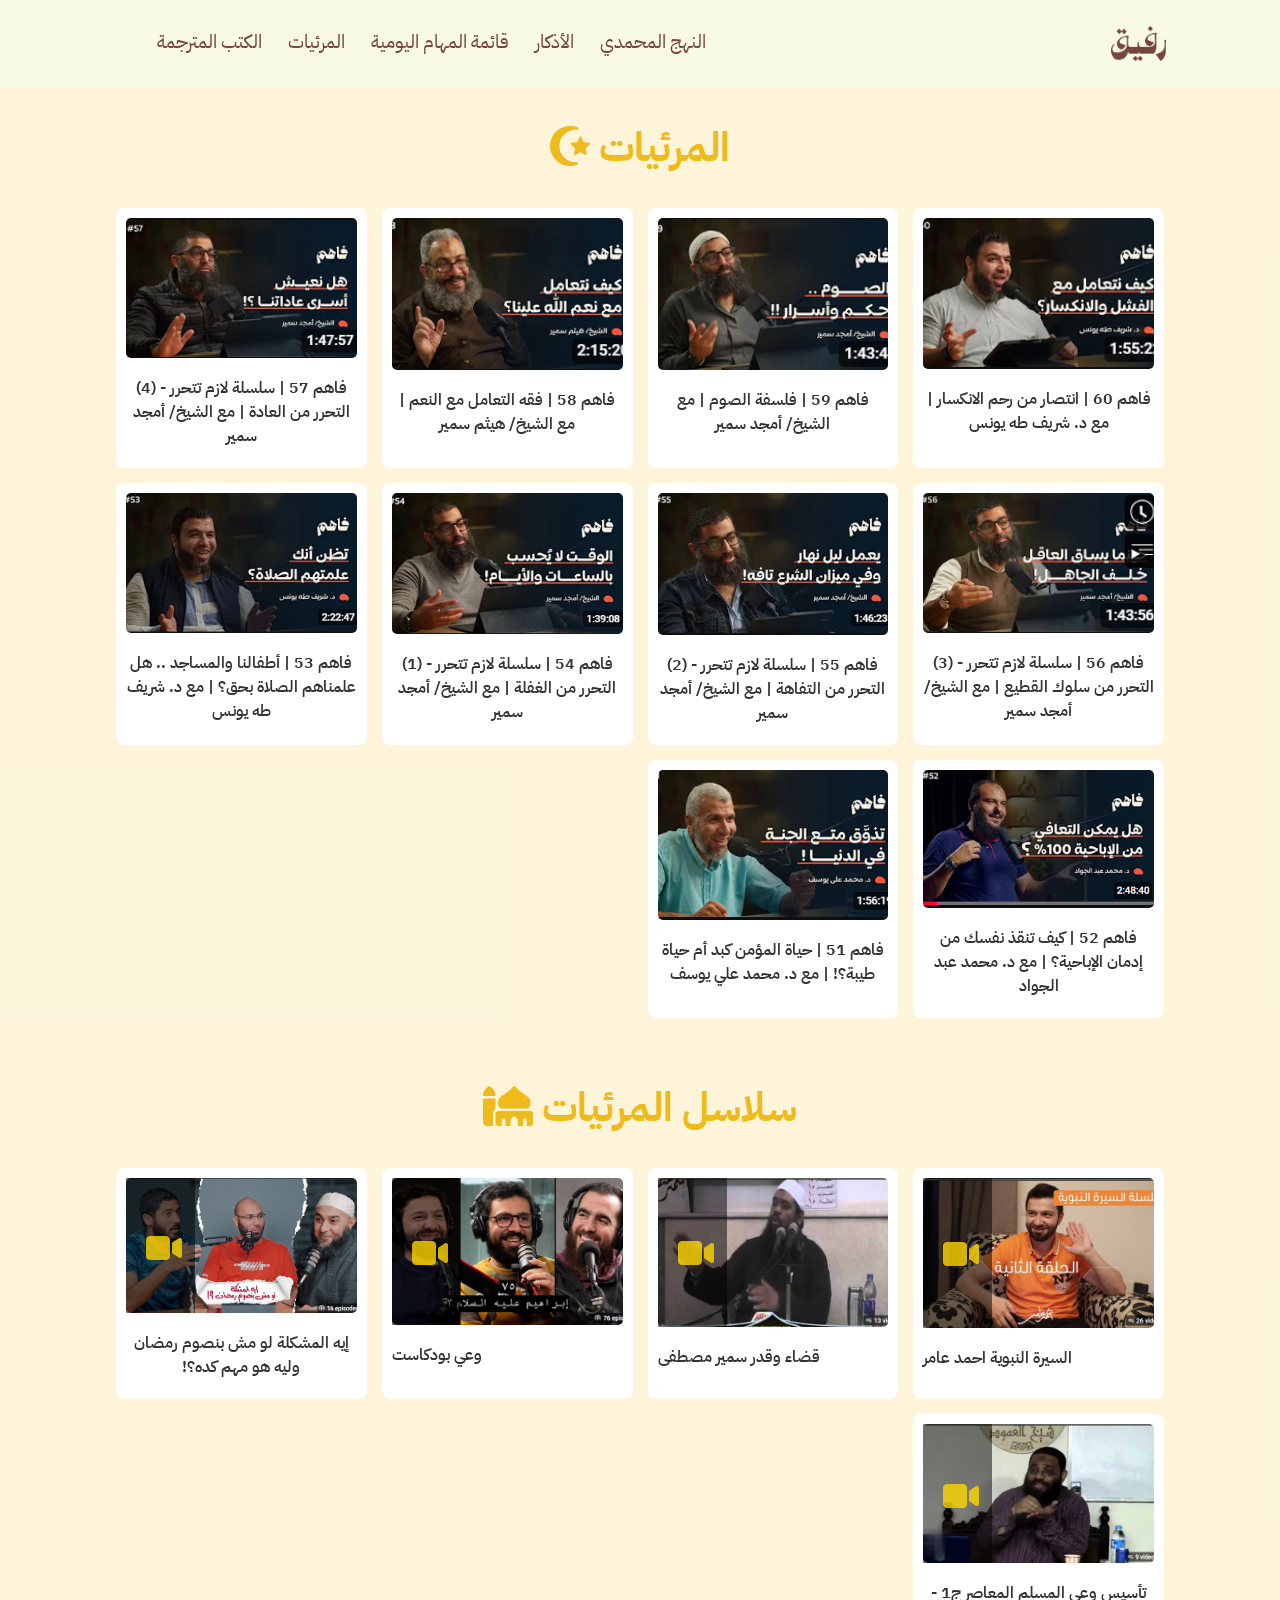
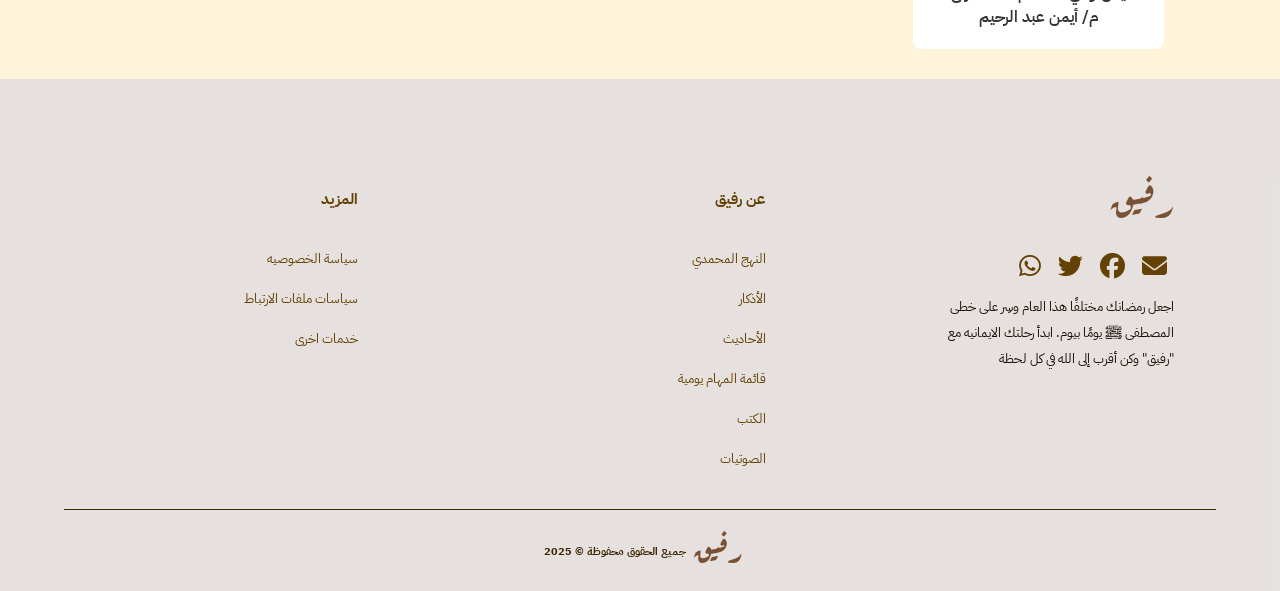
<file: pages/المرايات.html>
<!DOCTYPE html>
<html lang="en">

<head>
    <meta charset="UTF-8">
    <meta name="viewport" content="width=device-width, initial-scale=1.0">
    <title>Rafiq</title>
    <link rel="icon" href="images/title.png" type="image/x-icon" />
    <!-- css -->
    <link rel="stylesheet" href="../css/styles.css">
    <!-- logo font -->
    <link rel="preconnect" href="https://fonts.googleapis.com">
    <link rel="preconnect" href="https://fonts.gstatic.com" crossorigin>
    <link
        href="https://fonts.googleapis.com/css2?family=Aref+Ruqaa:wght@400;700&family=Open+Sans:ital,wght@0,300..800;1,300..800&family=Roboto:ital,wght@0,100..900;1,100..900&display=swap"
        rel="stylesheet">

    <link rel="preconnect" href="https://fonts.googleapis.com">
    <link rel="preconnect" href="https://fonts.gstatic.com/" crossorigin>
    <link
        href="https://fonts.googleapis.com/css2?family=Cairo:wght@200..1000&family=Courgette&family=Courier+Prime:ital,wght@0,400;0,700;1,400;1,700&family=IBM+Plex+Sans+Arabic:wght@100;200;300;400;500;600;700&family=Playfair+Display:ital,wght@0,400..900;1,400..900&family=Quicksand:wght@300..700&display=swap"
        rel="stylesheet">
    <!-- font awesome -->
    <link rel="stylesheet" href="https://cdnjs.cloudflare.com/ajax/libs/font-awesome/6.7.2/css/all.min.css"
        integrity="sha512-Evv84Mr4kqVGRNSgIGL/F/aIDqQb7xQ2vcrdIwxfjThSH8CSR7PBEakCr51Ck+w+/U6swU2Im1vVX0SVk9ABhg=="
        crossorigin="anonymous" referrerpolicy="no-referrer" />
</head>

<body dir="rtl">
    <!-- navbar -->
    <header>
        <div class="container flex-between">
            <div class="logo">
                <a href="../index.html"><img src="../imgs/11.png" alt=""></a>
            </div>
            <nav>
                <ul class=" flex-between ">
                    <li><a href="dayRules.html">النهج المحمدي</a></li>
                    <li><a href="اذكارالصباح.html">الأذكار</a></li>
                    <li><a href="todo.html">قائمة المهام اليومية</a></li>
                    <li><a href="المرايات.html">المرئيات</a></li>
                    <li><a href="books.html">الكتب المترجمة</a></li>
                </ul>
                <div class="toggle">
                    <i class="fa-solid fa-bars"></i>
                </div>
            </nav>
        </div>
        <!-- toggle -->
        <ul class="dropdown-menu">
            <li><a href="dayRules.html">النهج المحمدي</a></li>
            <li><a href="اذكارالصباح.html">الأذكار</a></li>
            <li><a href="todo.html">قائمة المهام اليومية</a></li>
            <li><a href="المرايات.html">المرئيات</a></li>
            <li><a href="books.html">الكتب المترجمة</a></li>
        </ul>
    </header>
    <div class="videos">
        <div class="container">
            <div class="">
                <h1 class="main-title" style="margin-top: 0;">المرئيات <i class="fa-solid fa-star-and-crescent"> </i></p>
            </div>
            <div class="videos-grid" id="videosGrid">
                <!-- videos -->
            </div>
        </div>
    </div>
    <div class="videos">
        <div class="container">
            <div class="">
                <h1 class="main-title" style="margin-top: 0"> سلاسل المرئيات <i class="fa-solid fa-mosque"></i> </p>
            </div>
            <div class="videos-series-grid" id="videosseriesGrid">
                <!-- videos-series -->
            </div>
        </div>
    </div>
    <footer>
        <div class="row">
            <div class="col">
                <div class="footer-logo"><span>رفيق</span></div>
                <div class="links">
                    <i class="fa-solid fa-envelope"></i>
                    <i class="fa-brands fa-facebook"></i>
                    <i class="fa-brands fa-twitter"></i>
                    <i class="fa-brands fa-whatsapp"></i>
                </div>
                <p>اجعل رمضانك مختلفًا هذا العام وسِر على خطى المصطفى ﷺ يومًا بيوم. ابدأ رحلتك الايمانيه مع "رفيق" وكن
                    أقرب إلى الله في
                    كل
                    لحظة
                </p>
            </div>
            <div class="col">
                <h3>
                    عن رفيق
                </h3>
                <ul>
                    <li><a href="mohamed.html">النهج المحمدي</a></li>
                    <li><a href="azcar.html">الأذكار</a></li>
                    <li><a href="hadeth.html">الأحاديث</a></li>
                    <li><a href="todo.html">قائمة المهام يومية</a></li>
                    <li><a href="books.html">الكتب</a></li>
                    <li><a href="voice.html">الصوتيات</a></li>
                </ul>
            </div>
            <div class="col">
                <h3>
                    المزيد
                </h3>
                <ul>
                    <li><a href="#">سياسة الخصوصيه</a></li>
                    <li><a href="#">سياسات ملفات الارتباط</a></li>
                    <li><a href="#">خدمات اخرى</a></li>

                </ul>
            </div>
        </div>
        <hr>
        <div class=" copy">
            <h5><span>رفيق</span> جميع الحقوق محفوظة © 2025</h5>
        </div>
    </footer>

    <script>
        let videos = [
            {
                name: "فاهم 60 | انتصار من رحم الانكسار | مع د. شريف طه يونس",
                image: "../imgs/v60.png",
                url: "https://www.youtube.com/watch?v=_iAaHmAdGBw",
            },
            {
                name: "فاهم 59 | فلسفة الصوم | مع الشيخ/ أمجد سمير",
                image: "../imgs/v59.png",
                url: "https://www.youtube.com/watch?v=uTj3yNF79YI",
            },
            {
                name: "فاهم 58 | فقه التعامل مع النعم | مع الشيخ/ هيثم سمير",
                image: "../imgs/v58.png",
                url: "https://www.youtube.com/watch?v=_85D3CqkoxA",
            },
            {
                name: "فاهم 57 | سلسلة لازم تتحرر - (4) التحرر من العادة | مع الشيخ/ أمجد سمير",
                image: "../imgs/v57.png",
                url: "https://www.youtube.com/watch?v=-W6ijtUgXiU",
            },
            {
                name: "فاهم 56 | سلسلة لازم تتحرر - (3) التحرر من سلوك القطيع | مع الشيخ/ أمجد سمير",
                image: "../imgs/v56.png",
                url: "https://www.youtube.com/watch?v=f8croUJLd3Y",
            },
            {
                name: "فاهم 55 | سلسلة لازم تتحرر - (2) التحرر من التفاهة | مع الشيخ/ أمجد سمير",
                image: "../imgs/v55.png",
                url: "https://www.youtube.com/watch?v=DdxrQV_bkkY",
            },
            {
                name: "فاهم 54 | سلسلة لازم تتحرر - (1) التحرر من الغفلة | مع الشيخ/ أمجد سمير",
                image: "../imgs/v54.png",
                url: "https://www.youtube.com/watch?v=agFMbV32JIc",
            },
            {
                name: "فاهم 53 | أطفالنا والمساجد .. هل علمناهم الصلاة بحق؟ | مع د. شريف طه يونس",
                image: "../imgs/v53.png",
                url: "https://www.youtube.com/watch?v=c6cJ9bbEQa0",
            },
            {
                name: "فاهم 52 | كيف تنقذ نفسك من إدمان الإباحية؟ | مع د. محمد عبد الجواد",
                image: "../imgs/v52.png",
                url: "https://www.youtube.com/watch?v=NqCQkjgFMqQ&t=14s",
            },
            {
                name: " فاهم 51 | حياة المؤمن كبد أم حياة طيبة؟! | مع د. محمد علي يوسف ",
                image: "../imgs/v51.png",
                url: "https://www.youtube.com/watch?v=M-T4nHFCOQ4",
            },
        ];
        let videosSeries = [
            {
                name: "السيرة النبوية احمد عامر",
                image: "../imgs/vs1.png",
                url: "https://www.youtube.com/watch?v=LI99lWP1zac&list=PLATApN30c4aLXpHzO1GkEb9H0CeXaJFy9",
            },
            {
                name: "قضاء وقدر سمير مصطفى",
                image: "../imgs/vs2.png",
                url: "https://www.youtube.com/watch?v=tldDnDX5UKM&list=PLSUcSqxe9RhyS7_hi2I5D7CH2sACsPjFW",
            },
            {
                name: "وعي بودكاست",
                image: "../imgs/vs3.png",
                url: "https://www.youtube.com/watch?v=x1XX_S9N4oA&list=PLCpK4282MCT-lBXi4Nodjzq1TDZsK9qwr",
            },
            {
                name: "إيه المشكلة لو مش بنصوم رمضان وليه هو مهم كده؟!",
                image: "../imgs/vs4.png",
                url: "https://www.youtube.com/watch?v=sZQx9SHhzI4&list=PLlXQj2VGUTmdUP1KDQ9pkmKJU-KDNOkwt",
            },
            {
                name: "تأسيس وعي المسلم المعاصر ج1 - م/ أيمن عبد الرحيم",
                image: "../imgs/vs5.png",
                url: "https://www.youtube.com/watch?v=INUKb-mPiK4&list=PLnFJTGgdQYTNJLSn8ENSzD9qaPz3LypyW",
            },
        ];
        function displayVideo() {
            let gridContainer = document.getElementById("videosGrid");

            videos.forEach((video) => {
                let videoitem = document.createElement("div");
                videoitem.classList.add("video");

                videoitem.innerHTML = `
          <a href="${video.url}" target="_blank" rel="noopener noreferrer" class="video-link"><img src="${video.image}" alt="${video.name}"></a>
          <p>${video.name}</p>
      `;

                gridContainer.appendChild(videoitem);
            });

            let gridSeriesContainer = document.getElementById("videosseriesGrid");

            videosSeries.forEach((video) => {
                let videoitem = document.createElement("div");
                videoitem.classList.add("video");

                videoitem.innerHTML = `
          <a href="${video.url}" target="_blank" rel="noopener noreferrer" class="video-link overlay"><i class="fa-solid fa-video icon"></i><img src="${video.image}" alt="${video.name}"></a>
          <p>${video.name}</p>
          
      `;

                gridSeriesContainer.appendChild(videoitem);
            });
        }

        displayVideo(); // Call function to render Video

        var swiper = new Swiper(".mySwiper", {
            spaceBetween: 20,
            autoplay: {
                delay: 2000,
                disableOnInteraction: true,
            },
            pagination: {
                el: ".swiper-pagination",
                clickable: true,
            },
            breakpoints: {
                320: { slidesPerView: 2 }, // Small screens (phones)
                480: { slidesPerView: 3 }, // Slightly larger phones
                768: { slidesPerView: 4 }, // Tablets
                1024: { slidesPerView: 6 }, // Small laptops
                1280: { slidesPerView: 7 }, // Large screens
                1440: { slidesPerView: 8 }  // Full-size desktops
            }
        });


        const swiperWrapper = document.querySelector(".swiper-wrapper");


        if (swiperWrapper) {

            books.forEach((book) => {
                let slide = document.createElement("div");
                slide.classList.add("swiper-slide");

                slide.innerHTML = `
                    <div class="img-holder">
                        <img src="${book.image}" alt="${book.name}" onerror="this.src='./img/default.png'"/>
                    </div>
                    <div class="book-content">
                        <p>${book.name}</p>
                        <a class="btn" href="${book.url}" target="_blank" rel="noopener noreferrer">المزيد</a>
                    </div>
                `;
                swiperWrapper.appendChild(slide);
            });
            swiper.update();
        }
        var swiper2 = new Swiper(".mySwiper2", {
            pagination: {
                el: ".swiper-pagination2",
                type: "progressbar",
            },
            navigation: {
                nextEl: ".swiper-button-next2",
                prevEl: ".swiper-button-prev2",
            },
        });



    </script>
    <script src="../JS/main.js"></script>
</body>

</html
</file>
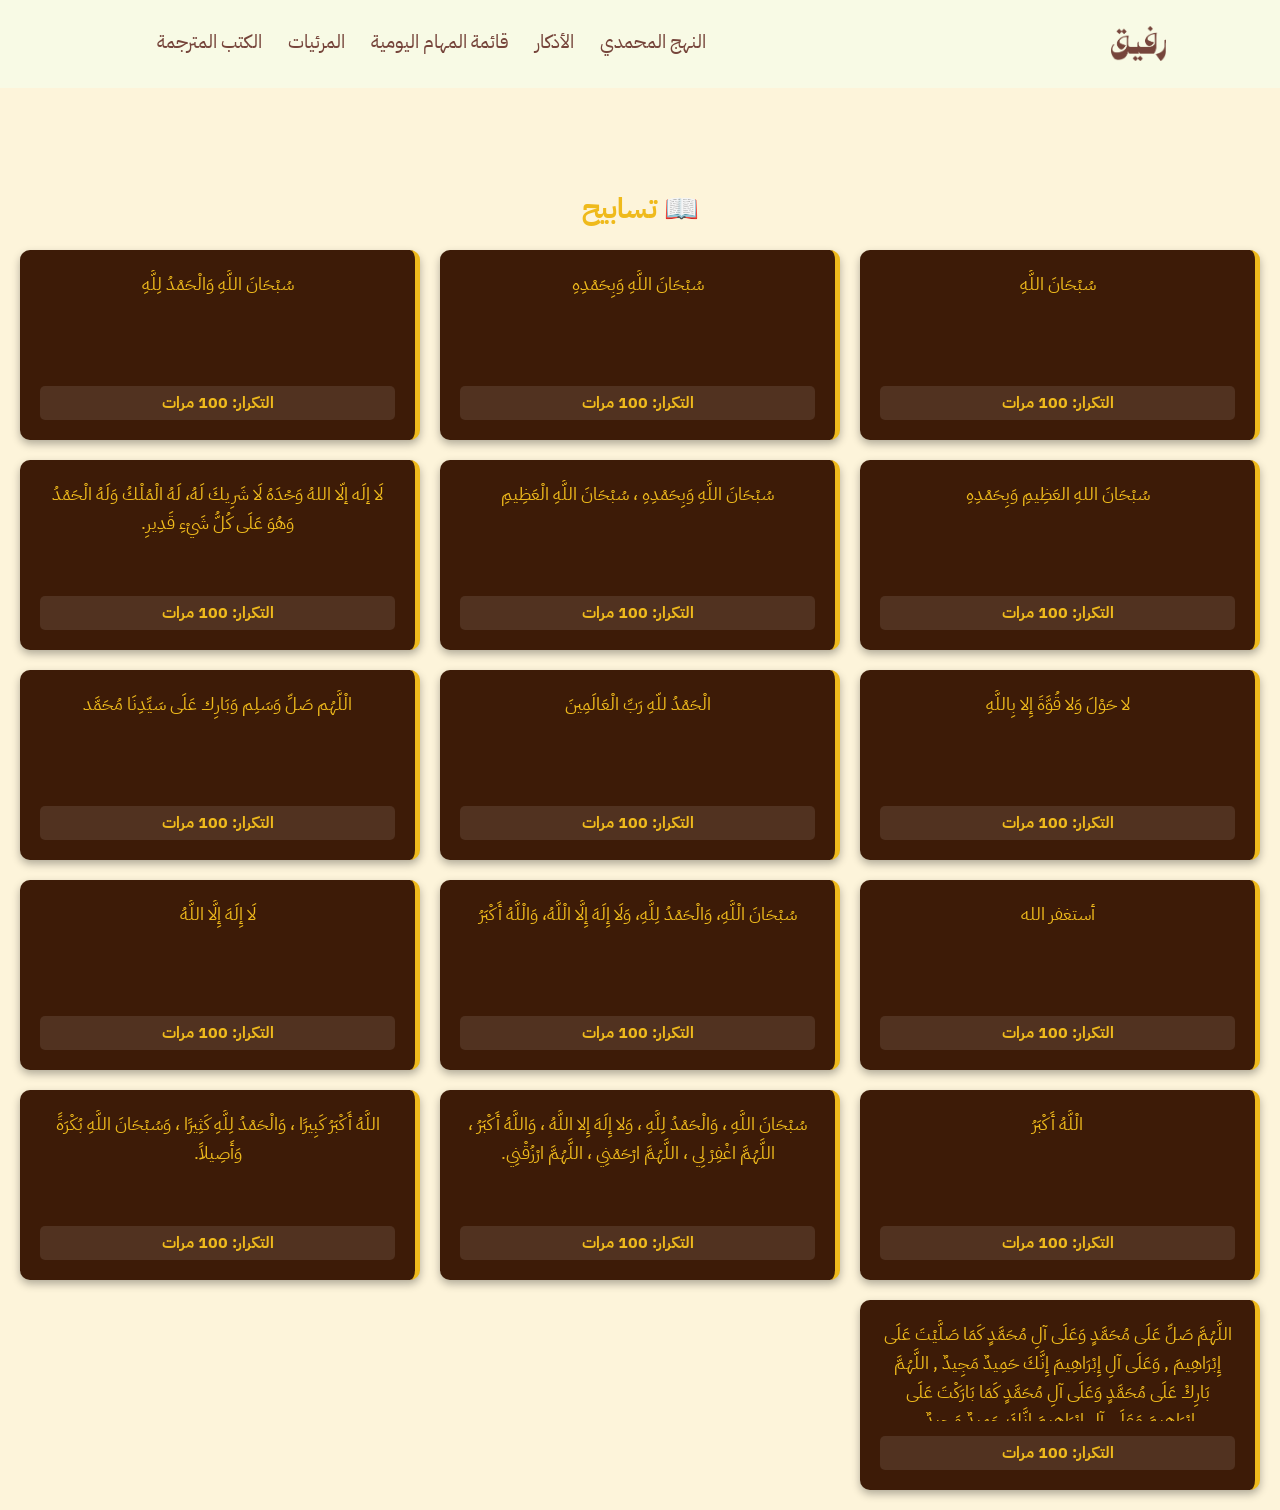
<file: pages/تسابيح.html>
<!DOCTYPE html>
<html lang="ar">

<head>
    <meta charset="UTF-8">
    <meta name="viewport" content="width=device-width, initial-scale=1.0">
    <title>Rafiq</title>
    <link rel="icon" href="images/title.png" type="image/x-icon" />
    <!-- css -->
    <link rel="stylesheet" href="../css/styles.css">
    <!-- logo font -->
    <link rel="preconnect" href="https://fonts.googleapis.com">
    <link rel="preconnect" href="https://fonts.gstatic.com" crossorigin>
    <link
        href="https://fonts.googleapis.com/css2?family=Aref+Ruqaa:wght@400;700&family=Open+Sans:ital,wght@0,300..800;1,300..800&family=Roboto:ital,wght@0,100..900;1,100..900&display=swap"
        rel="stylesheet">

    <link rel="preconnect" href="https://fonts.googleapis.com">
    <link rel="preconnect" href="https://fonts.gstatic.com/" crossorigin>
    <link
        href="https://fonts.googleapis.com/css2?family=Cairo:wght@200..1000&family=Courgette&family=Courier+Prime:ital,wght@0,400;0,700;1,400;1,700&family=IBM+Plex+Sans+Arabic:wght@100;200;300;400;500;600;700&family=Playfair+Display:ital,wght@0,400..900;1,400..900&family=Quicksand:wght@300..700&display=swap"
        rel="stylesheet">
    <!-- font awesome -->
    <link rel="stylesheet" href="https://cdnjs.cloudflare.com/ajax/libs/font-awesome/6.7.2/css/all.min.css"
        integrity="sha512-Evv84Mr4kqVGRNSgIGL/F/aIDqQb7xQ2vcrdIwxfjThSH8CSR7PBEakCr51Ck+w+/U6swU2Im1vVX0SVk9ABhg=="
        crossorigin="anonymous" referrerpolicy="no-referrer" />
</head>


<body dir="rtl">

    <header>
        <div class="container flex-between">
            <div class="logo">
                <a href="../index.html"><img src="../imgs/11.png" alt=""></a>
            </div>
            <nav>
                <ul class=" flex-between ">
                    <li><a href="dayRules.html">النهج المحمدي</a></li>
                    <li><a href="اذكارالصباح.html">الأذكار</a></li>
                    <li><a href="todo.html">قائمة المهام اليومية</a></li>
                    <li><a href="المرايات.html">المرئيات</a></li>
                    <li><a href="books.html">الكتب المترجمة</a></li>
                </ul>
                <div class="toggle">
                    <i class="fa-solid fa-bars"></i>
                </div>
            </nav>
        </div>
        <!-- toggle -->
        <ul class="dropdown-menu">
            <li><a href="dayRules.html">النهج المحمدي</a></li>
            <li><a href="اذكارالصباح.html">الأذكار</a></li>
            <li><a href="todo.html">قائمة المهام اليومية</a></li>
            <li><a href="المرايات.html">المرئيات</a></li>
            <li><a href="books.html">الكتب المترجمة</a></li>
        </ul>
    </header>

    <section class="azkar-section">

        <h1 class="azkar-title">📖 تسابيح</h1>
        <div class="container-azkar" id="azkarContainer"></div>
    </section>

    <script>
        // JSON data for Azkar
        const azkarSabah = [
            {
                category: "تسابيح",
                count: "100",
                description: "يكتب له ألف حسنة أو يحط عنه ألف خطيئة.",
                reference: "",
                content: "سُبْحَانَ اللَّهِ"
            },
            {
                category: "تسابيح",
                count: "100",
                description: "حُطَّتْ خَطَايَاهُ وَإِنْ كَانَتْ مِثْلَ زَبَدِ الْبَحْرِ. لَمْ يَأْتِ أَحَدٌ يَوْمَ الْقِيَامَةِ بِأَفْضَلَ مِمَّا جَاءَ بِهِ إِلَّا أَحَدٌ قَالَ مِثْلَ مَا قَالَ أَوْ زَادَ عَلَيْهِ.",
                reference: "",
                content: "سُبْحَانَ اللَّهِ وَبِحَمْدِهِ"
            },
            {
                category: "تسابيح",
                count: "100",
                description: "تَمْلَآَنِ مَا بَيْنَ السَّمَاوَاتِ وَالْأَرْضِ.",
                reference: "",
                content: "سُبْحَانَ اللَّهِ وَالْحَمْدُ لِلَّهِ"
            },
            {
                category: "تسابيح",
                count: "100",
                description: "غرست له نخلة في الجنة.",
                reference: "",
                content: "سُبْحَانَ اللهِ العَظِيمِ وَبِحَمْدِهِ"
            },
            {
                category: "تسابيح",
                count: "100",
                description: "ثقيلتان في الميزان حبيبتان إلى الرحمن.",
                reference: "",
                content: "سُبْحَانَ اللَّهِ وَبِحَمْدِهِ ، سُبْحَانَ اللَّهِ الْعَظِيمِ"
            },
            {
                category: "تسابيح",
                count: "100",
                description: "كانت له عدل عشر رقاب، وكتبت له مئة حسنة، ومحيت عنه مئة سيئة، وكانت له حرزا من الشيطان.",
                reference: "",
                content: "لَا إلَه إلّا اللهُ وَحْدَهُ لَا شَرِيكَ لَهُ، لَهُ الْمُلْكُ وَلَهُ الْحَمْدُ وَهُوَ عَلَى كُلُّ شَيْءِ قَدِيرِ."
            },
            {
                category: "تسابيح",
                count: "100",
                description: "كنز من كنوز الجنة.",
                reference: "",
                content: "لا حَوْلَ وَلا قُوَّةَ إِلا بِاللَّهِ"
            },
            {
                category: "تسابيح",
                count: "100",
                description: "تملأ ميزان العبد بالحسنات.",
                reference: "",
                content: "الْحَمْدُ للّهِ رَبِّ الْعَالَمِينَ"
            },
            {
                category: "تسابيح",
                count: "100",
                description: "من صلى على حين يصبح وحين يمسى ادركته شفاعتى يوم القيامة.",
                reference: "",
                content: "الْلَّهُم صَلِّ وَسَلِم وَبَارِك عَلَى سَيِّدِنَا مُحَمَّد"
            },
            {
                category: "تسابيح",
                count: "100",
                description: "لفعل الرسول صلى الله عليه وسلم.",
                reference: "",
                content: "أستغفر الله"
            },
            {
                category: "تسابيح",
                count: "100",
                description: "أنهن أحب الكلام الى الله، ومكفرات للذنوب، وغرس الجنة، وجنة لقائلهن من النار، وأحب الى النبي عليه السلام مما طلعت عليه الشمس، والْبَاقِيَاتُ الْصَّالِحَات.",
                reference: "",
                content: "سُبْحَانَ الْلَّهِ، وَالْحَمْدُ لِلَّهِ، وَلَا إِلَهَ إِلَّا الْلَّهُ، وَالْلَّهُ أَكْبَرُ"
            },
            {
                category: "تسابيح",
                count: "100",
                description: "أفضل الذكر لا إله إلاّ الله.",
                reference: "",
                content: "لَا إِلَهَ إِلَّا اللَّهُ"
            },
            {
                category: "تسابيح",
                count: "100",
                description: "من قال الله أكبر كتبت له عشرون حسنة وحطت عنه عشرون سيئة. الله أكبر من كل شيء.",
                reference: "",
                content: "الْلَّهُ أَكْبَرُ"
            },
            {
                category: "تسابيح",
                count: "100",
                description: "خير الدنيا والآخرة",
                reference: "",
                content: "سُبْحَانَ اللَّهِ ، وَالْحَمْدُ لِلَّهِ ، وَلا إِلَهَ إِلا اللَّهُ ، وَاللَّهُ أَكْبَرُ ، اللَّهُمَّ اغْفِرْ لِي ، اللَّهُمَّ ارْحَمْنِي ، اللَّهُمَّ ارْزُقْنِي."
            },
            {
                category: "تسابيح",
                count: "100",
                description: "قَالَ النَّبِيُّ صَلَّى اللَّهُ عَلَيْهِ وَسَلَّمَ \"عَجِبْتُ لَهَا ، فُتِحَتْ لَهَا أَبْوَابُ السَّمَاءِ",
                reference: "",
                content: "اللَّهُ أَكْبَرُ كَبِيرًا ، وَالْحَمْدُ لِلَّهِ كَثِيرًا ، وَسُبْحَانَ اللَّهِ بُكْرَةً وَأَصِيلاً."
            },
            {
                category: "تسابيح",
                count: "100",
                description: "في كل مره تحط عنه عشر خطايا ويرفع له عشر درجات ويصلي الله عليه عشرا وتعرض على الرسول صلى الله عليه وسلم.",
                reference: "",
                content: "اللَّهُمَّ صَلِّ عَلَى مُحَمَّدٍ وَعَلَى آلِ مُحَمَّدٍ كَمَا صَلَّيْتَ عَلَى إِبْرَاهِيمَ , وَعَلَى آلِ إِبْرَاهِيمَ إِنَّكَ حَمِيدٌ مَجِيدٌ , اللَّهُمَّ بَارِكْ عَلَى مُحَمَّدٍ وَعَلَى آلِ مُحَمَّدٍ كَمَا بَارَكْتَ عَلَى إِبْرَاهِيمَ وَعَلَى آلِ إِبْرَاهِيمَ إِنَّكَ حَمِيدٌ مَجِيدٌ."
            }
        ]

        // Function to generate Azkar cards
        function displayAzkar() {
            const container = document.getElementById("azkarContainer");
            azkarSabah.forEach(zekr => {
                const card = document.createElement("div");
                card.classList.add("card-azkar");

                card.innerHTML = `
                    <p class="content-azkar">${zekr.content}</p>
                    <p class="count-azkar">التكرار: ${zekr.count} مرات</p>
                `;

                container.appendChild(card);
            });
        }

        // Render cards on page load
        displayAzkar();
    </script>
<script src="../JS/main.js"></script>
</body>

</html>
</file>
<file: css/styles.css>
/* main file */
:root {
  --header-back: rgb(95, 54, 22);
  --main-padding: 60px;
  --background-color: #F8FAE5;
  --brown: #76453B;
  --beige: #B19470;
  --teal: #43766C;
  --ment: #EDE1D5;
  --background-color-l: #f3cc5938;
  --background-color-s: #3d1b07;
  --main-transition: 0.3s;
  /* --text-color: #efba1c; */
  --bg-color: #3a2501;
  --pre-color: #7b5107;
  /* --main-color: #3a2501; */
  --pre-font: #f1decd;
  --main-color: rgba(243, 204, 89, 0.22);
  /* Light gold background */
  --btn-color: #3d1b07;
  --btn-hover: #3d1b07b2;
  --section-padding: 20px;
  --text-color: rgb(239, 186, 28);
  /* Gold text */
}
::-webkit-scrollbar {
  width: 10px;
}

::-webkit-scrollbar-track {
  background: var(--main-color);
  /* Light gold background */
  border-radius: 10px;
}

::-webkit-scrollbar-thumb {
  background: var(--btn-color);
  /* Dark brown */
  border-radius: 10px;
  transition: background 0.3s ease-in-out;
}

::-webkit-scrollbar-thumb:hover {
  background: var(--btn-hover);
  /* Slightly lighter brown */
}
* {
  margin: 0;
  padding: 0;
  box-sizing: border-box;
}
body {
  /* background: var(--background-color); */
  font-family: "IBM Plex Sans Arabic", sans-serif;
}
a {
  text-decoration: none;
}

ul {
  list-style-type: none;
}
.flex-center {
  display: flex;
  justify-content: center;
  align-items: center;
}
.flex-between {
  display: flex;
  justify-content: space-between;
  align-items: center;
}
.container {
  width: 85%;
  padding-left: 20px;
  padding-right: 20px;
  margin-right: auto;
  margin-left: auto;
}
/* !------------------------------------------------------------------------------------- */
/* Header */
.logo {
  font-family: "Aref Ruqaa", serif;
  font-size: 40px;
  position: relative;
  background: linear-gradient(rgb(125, 83, 0),rgb(193, 145, 0));
  -webkit-background-clip: text;
  -webkit-text-fill-color: transparent;
}
.logo img {
  /* position: absolute; */
  /* top: 20%; */
  width: 55px;
}
/* .logo::before {
  content: "";
  position: absolute;
  width: 70px;
  height: 70px;
  background-color: #f1e1d5f7;
  border-radius: 50%;
  z-index: -1;
  right: -4px;
  box-shadow: 3px 3px 7px #795233;
  top: -3px;
} */
header {
  background-color:var(--background-color);
  padding: 10px 0 15px 30px;
  overflow: hidden;
  /* position: fixed; */
  z-index: 100;
}

nav ul {
  margin: 0 auto 0 auto;
}
nav ul li a {
  color: var(--brown);
  font-size: 19px;
  padding: 13px;
  transition: 0.3s;
  -webkit-transition: 0.3s;
  -moz-transition: 0.3s;
  -ms-transition: 0.3s;
  -o-transition: 0.3s;
}

nav ul li a:hover {
  color: #7b5107;
  border-bottom: 3px solid #7b5107;
}
nav .toggle {
  display: none;
  font-size: 30px;
  color: var(--brown);
}
.dropdown-menu {
  display: none;
  height: 0;
  position: absolute;
  left: 2rem;
  top: 90px;
  width: 300px;
  color: antiquewhite;
  background-color: #44230d22;
  backdrop-filter: blur(15px);
  border-radius: 10px;
  -webkit-border-radius: 10px;
  -moz-border-radius: 10px;
  -ms-border-radius: 10px;
  -o-border-radius: 10px;
  overflow: hidden;
  transition: 0.3s;
  -webkit-transition: 0.3s;
  -moz-transition: 0.3s;
  -ms-transition: 0.3s;
  -o-transition: 0.3s;
  z-index: 10;
}
.dropdown-menu.open {
  height: 305px;
}
.dropdown-menu li {
  display: flex;
  flex-direction: column;
  align-items: center;
  padding: 15px;
  border-radius: 10px;
  -webkit-border-radius: 10px;
  -moz-border-radius: 10px;
  -ms-border-radius: 10px;
  -o-border-radius: 10px;
  font-size: 18px;
}
.dropdown-menu li a {
  color: white;
}

/* responsive */
@media (max-width: 992px) {
  header .container nav ul {
    display: none;
  }

  header .toggle {
    display: block;
  }

  .dropdown-menu {
    display: block;
  }
}
/* =========================================================responsive */
@media (max-width: 992px) {
  header .container nav ul {
    display: none;
  }

  header .toggle {
    display: block;
  }

  .dropdown-menu {
    display: block;
  }
}


/* Header */

/* !------------------------------------------------------------------------------------- */

/* !------------------------------------------------------------------------------------- */
/* hero */
.hero {
  height: 91vh;
  background-image: url(../imgs/hero6.jpg);
  background-size: cover;
  background-attachment: fixed;
  position: relative;
  z-index: -9;
}
.hero .container {
  margin-top: -100px;
}
.hero .content {
  display: flex;
  justify-content: space-between;
  align-items: center;
}
.hero::before {
  content: "";
  position: absolute;
  z-index: -8;
  width: 100%;
  height: 100%;
  background-color:rgba(255, 150, 59, 0.08);
}
.main-aya {
  color: var(--ment);
  line-height: 1.7;
}
.main-aya h3 {
  font-size: 28px;
  font-weight: bold;
  margin-bottom: 20px;
}
.main-aya h5 {
  color: var(--text-color);
  font-size: 24px;
  font-weight: bold;
  padding: 5px 0;
  display: flex;
  align-items: center;
}

.main-aya h1 {
  font-size: 44px;
  color: var(--text-color);
  padding: 0px 0 30px;
}
.main-aya h1 span {
  font-size: 20px;
  color: var(--brown);
}
.main-aya p {
  font-size: 1.7rem;
  font-weight: bold;
  line-height: 1.8;
}
/* ----------------------------------------------------prayer----------------------------------------- */
.prayer-time {
  background-color: var(--ment);
  width: 400px;
  border-radius: 10px;
  -webkit-border-radius: 10px;
  -moz-border-radius: 10px;
  -ms-border-radius: 10px;
  -o-border-radius: 10px;
}
.prayer-header {
  display: flex;
  align-items: center;
  justify-content: center;
  gap: 8px;
  padding: 10px;
  font-size: 20px;
  color: white;
  background-color: var(--brown);
}
.prayer-header h1 {
  padding-left: 8px;
}

.prayer-head-row {
  padding: 20px 30px;
  display: flex;
  justify-content: space-between;
}

.prayer-head-row span {
  font-size: 16px;
}
/* responsive */
@media (max-width: 992px) {
  .hero .prayer-time {
    display: none;
  }
}
@media (max-width: 580px) {
  .hero .main-aya h1 {
    font-size: 30px;
  }
  .hero .main-aya h5 {
    font-size: 23px;
  }
  .hero .main-aya p {
    font-size: 23px;
  }
}

/* hero */
/* !------------------------------------------------------------------------------------- */
/* Start Prophet's Day */
.prophetDay {
  padding: var(--main-padding) 0;
  background-image: url(../imgs/ze-paulo-gasparotto-GeReAnOMiZ8-unsplash.jpg);
  background-size: cover;
  background-position: center;
  text-align: center;
  position: relative;
  margin: 5rem 0;
  transition: var(--main-transition);
  box-shadow: 5px 5px 30px 0 rgb(0 0 0 / .5);
}
.prophetDay::before {
  content: "";
  position: absolute;
  top: 0;
  left: 0;
  width: 100%;
  height: 100%;
  background: var(--bg-color);
  opacity: 0.5;
}
@media (min-width: 768px) {
  .prophetDay {
    margin: 5rem;
    border-radius: 4rem;
  }
  .prophetDay:hover {
    transform: scale(1.05, 1.05);
  }
  .prophetDay::before {
    border-radius: 4rem;
  }
}
.container {
  width: 85%;
  padding-left: 20px;
  padding-right: 20px;
  margin-right: auto;
  margin-left: auto;
}
@media (max-width: 767px) {
  .container {
    width: 100%;
  }
}
.prophetDay .text {
  position: relative;
  max-width: 800px;
  margin: 0 auto 30px auto;
  color: #ffc107;
}
.prophetDay .text h2.titlee {
  margin: 30px 0;
  font-size: 3.3rem;
}
@media (max-width: 767px) {
  .prophetDay .text h2.titlee {
    font-size: 2.8rem;
  }
}
.prophetDay .text p.description {
  line-height: 1.5;
  font-size: 1.1rem;
  color: var(--text-color);
}
.prophetDay .more-details {
  position: relative;
}
.prophetDay .more-details a {
  background: var(--text-color);
  color: var(--btn-color);
  padding: 7px 10px;
  border-radius: 10px;
  font-weight: 600;
  font-size: 17px;
  transition: var(--main-transition);
}
.prophetDay .more-details a:hover {
  color: var(--text-color);
  background: var(--btn-color);
}

/* End Prophet's Day */
/* start of alazkar 1*/
.alazkar {
  padding: var(--main-padding) 0;
}
h1.main-title {
  width: fit-content;
  margin: 20px auto 30px;
  font-size: 40px;
  color: var(--text-color);
}

@media (max-width: 767px) {
  .container {
    width: 100%;
  }
}

.alazkar .pages {
  margin: 0 auto;
  display: grid;
  grid-template-columns: repeat(auto-fill, minmax(240px, 1fr));
  gap: 25px;
  transition: var(--main-transition);
  justify-content: center;
}
.alazkar .pages a {
  display: inline-block;
  border-radius: 12px;
  text-align: center;
  color: var(--text-color);
  background: var(--background-color-s);
  transition: var(--main-transition);
  z-index: 900;
}
.alazkar .pages a:hover {
  transform: scale(1.08, 1.08);
  box-shadow: 4px 4px 20px 0 rgb(0 0 0 / 15%);
}
.alazkar .pages a .image img {
  max-width: 100%;
  height: fit;
  border-radius: 12px 12px 0 0;
}
.alazkar .pages .text {
  padding: 0 30px 30px 30px;
  text-align: center;
}
.alazkar .pages a h2 {
  font-size: 25px;
  width: fit-content;
  margin: 10px auto 10px;
}
.alazkar .pages a p {
  font-size: 17px;
}
/* end of alazkar 1*/

.hadith {
  padding-top: var(--main-padding);
  padding-bottom: var(--main-padding);
  background-image: url(../imgs/panner2.png);
  background-size: cover;
  background-repeat: repeat;
  position: relative;
  width: 80%;
  margin: 0 auto 30px auto;
  border-radius: 25px;
  box-shadow: 0 0 5px #bd9755;
}
.hadith::before {
  content: "";
  position: absolute;
  width: 100%;
  height: 100%;
  top: 0;
  left: 0;
  background: var(--secondary-light-color);
  opacity: 0.7;
}
.hadith::after {
  content: ",,";
  position: absolute;
  top: -155%;
  left: 45%;
  transform: translateX(-50%);
  opacity: 0.05;
  font-size: 50rem;
  letter-spacing: -30px;
  font-family: noraml;
}
@media (max-width: 767px) {
  .hadith::after {
    font-size: 40rem;
    top: -135%;
  }
}
.container {
  width: 85%;
  padding-left: var(--section-padding);
  padding-right: var(--section-padding);
  margin-right: auto;
  margin-left: auto;
}
@media (max-width: 767px) {
  .container {
    width: 100%;
  }
}

.hadith .box {
  max-width: 600px;
  line-height: 1.8;
  text-align: center;
  margin: auto;
}

.hadith p.hadith-intro,
.hadith p.hadith-source {
  font-size: 1.4rem;
  color: var(--secondary-color);
}
.hadith p.hadith-intro {
  margin-bottom: 15px;
}
.hadith p.hadith-source {
  margin-top: 15px;
}

.hadith p.hadith-text {
  font-size: 2.5rem;
  font-weight: 500;
  color: var(--secondary-color);
}
@media (max-width: 767px) {
  .hadith p.hadith-text {
    font-size: 1.7rem;
  }
}
.hadith .hadith-button {
  position: absolute;
  margin-top: 20px;
  left: 50%;
  transform: translateX(-50%);
}
.hadith .hadith-button a {
  padding: 5px 7px;
  border-radius: 6px;
  font-weight: bold;
  background: var(--main-color);
  color: var(--btn-color);
  transition: var(--main-transition);
}
.hadith .hadith-button a:hover {
  color: var(--main-color);
  background: var(--secondary-color);
}

/* start of alazkar 2*/

/* Alzekr */
/* Side bar */
/* end of alazkar 2*/
/* Books grid */



/* azkar-pages */
/* Scrollbar Styling */

.azkar-section {
  font-family: inherit;
  direction: rtl;
  background-color: var(--main-color);
  text-align: center;
  padding: var(--section-padding);
}

.azkar-title {
  color: var(--text-color);
  font-size: 28px;
  margin-bottom: 20px;
  padding-top: 80px;
}

/* Grid Layout */
.container-azkar {
  display: grid;
  grid-template-columns: repeat(3, 1fr);
  gap: 20px;
  justify-content: center;
  width: 85%;
  margin: auto;
}

/* Card Styling */
.card-azkar {
  background: var(--btn-color);
  padding: 20px;
  border-radius: 10px;
  box-shadow: 0px 4px 8px rgba(0, 0, 0, 0.3);
  text-align: center;
  border-right: 5px solid var(--text-color);
  transition: transform 0.3s ease-in-out, background 0.3s;
  width: 400px;
  height: 190px;
  display: flex;
  flex-direction: column;
  justify-content: space-between;
  color: var(--text-color);
  overflow: auto;
}

/* Hover Effect */
.card-azkar:hover {
  transform: scale(1.05);
  background: var(--btn-hover);
}

/* Text Styling */
.content-azkar {
  font-size: 18px;
  color: var(--text-color);
  line-height: 1.6;
  overflow: hidden;
}

.count-azkar {
  margin-top: 15px;
  font-weight: bold;
  font-size: 16px;
  background: rgba(255, 255, 255, 0.1);
  padding: 5px 10px;
  border-radius: 5px;
  display: inline-block;
}

/* Responsive: 1 Card per row on small screens */
@media (min-width: 750px) and (max-width: 1240px) {
  .container-azkar {
    grid-template-columns: repeat(2, 1fr);
    padding: 10px;
  }
  .card-azkar {
    width: 100%;
  }
}
@media (max-width: 750px) {
  .azkar-section {
    padding: 0;
  }
  .container-azkar {
    grid-template-columns: repeat(1, 1fr);
    width: 95%;
  }
  .card-azkar {
    width: 100%;
    font-size: 14px;
  }
}
/* azkar-pages */
/* todo page */
::-webkit-scrollbar {
  width: 10px;
}

.to-do {
  height: 100vh;
  background-color: var(--background-color-s);
  overflow-y: auto;
}

.to-do .todo-container {
  display: flex;
  align-items: center;
  flex-direction: column;
  justify-content: center;
  margin: 50px auto 0px auto;
  max-width: 500px;
}
.to-do .status-container {
  padding: 30px;
  border-radius: 20px;
  -webkit-border-radius: 20px;
  -moz-border-radius: 20px;
  -ms-border-radius: 20px;
  -o-border-radius: 20px;
  border: 2px solid var(--pre-color);
  display: flex;
  justify-content: space-between;
  gap: 60px;
  width: 100%;
  box-shadow: 0px 0px 8px var(--pre-color);
}
.to-do h1 {
  color: var(--pre-font);
  padding: 40px 0px 0px;
  text-align: center;
}
.to-do .status-container .details p {
  color: var(--pre-font);
  padding: 20px 0px;
  line-height: 1.5;
  font-size: 18px;
}
.to-do .status-container .details #progressBar {
  width: 100%;
  height: 13px;
  background-color: var(--pre-font);
  border-radius: 10px;
  -webkit-border-radius: 10px;
  -moz-border-radius: 10px;
  -ms-border-radius: 10px;
  -o-border-radius: 10px;
  margin-top: 20px;
}
.to-do .status-container .details #progress {
  width: 50%;
  height: 13px;
  background-color: var(--pre-color);
  border-radius: 10px;
  -webkit-border-radius: 10px;
  -moz-border-radius: 10px;
  -ms-border-radius: 10px;
  -o-border-radius: 10px;
  transition: all 0.3s ease;
  -webkit-transition: all 0.3s ease;
  -moz-transition: all 0.3s ease;
  -ms-transition: all 0.3s ease;
  -o-transition: all 0.3s ease;
}
.to-do .status-numbers #numbers {
  width: 100px;
  height: 100px;
  background-color: #f1decd;
  box-shadow: 0px 0px 14px #f1decd;
  display: flex;
  align-items: center;
  justify-content: center;
  border-radius: 50%;
  -webkit-border-radius: 50%;
  -moz-border-radius: 50%;
  -ms-border-radius: 50%;
  -o-border-radius: 50%;
  font-size: 28px;
  font-weight: bold;
  color: var(--main-color);
}
.to-do form {
  margin-top: 60px;
  display: flex;
  justify-content: space-between;
  gap: 20px;
  width: 100%;
}
.to-do .todo-container form input {
  flex: 1;
  padding: 10px;
  background-color: var(--pre-font);
  border: 2px solid var(--pre-color);
  border-radius: 10px;
  -webkit-border-radius: 10px;
  -moz-border-radius: 10px;
  -ms-border-radius: 10px;
  -o-border-radius: 10px;
  font-size: 18px;
  outline: none;
}

.to-do .todo-container form button {
  width: 50px;
  height: 50px;
  font-size: 30px;
  padding: 10px;
  color: var(--main-color);
  background-color: var(--pre-font);
  border: none;
  border-radius: 50%;
  -webkit-border-radius: 50%;
  -moz-border-radius: 50%;
  -ms-border-radius: 50%;
  -o-border-radius: 50%;
}
.to-do .todo-container form button:hover {
  background-color: var(--pre-color);
  color: white;
}
.task-list {
  display: flex;
  flex-direction: column;
  gap: 10px;
  margin-top: 30px;
  width: 100%;
}
.taskItem {
  display: flex;
  padding: 10px;
  background-color: var(--pre-font);
  border-radius: 10px;
  -webkit-border-radius: 10px;
  -moz-border-radius: 10px;
  -ms-border-radius: 10px;
  -o-border-radius: 10px;
  justify-content: space-between;
}
.task {
  display: flex;
  align-items: center;
  gap: 10px;
}
.task input {
  width: 20px;
  height: 20px;
  border: 2px solid var(--main-color);
}
.taskItem i {
  font-size: 20px;
  text-align: center;
  padding: 5px;
  color: var(--main-color);
  cursor: pointer;
}
.taskItem i:hover {
  color: var(--pre-color);
}
/* responsive */
@media (max-width: 600px) {
  .to-do .status-container {
    padding: 15px;
    gap: 20px;
  }
}
/* todo page */

/* !------------------------------------------------------------------- */
/* sireah */

.sirah {
  position: relative;
  background:rgb(47, 17, 0);
  color: var(--text-color);
  overflow: hidden;
}
.sirah::before {
  content: "";
  position: absolute;
  width: 6px;
  height: calc(100% - 132px);
  background: var(--text-color);
  box-shadow: 0px 0px 5px #3d1b07;
  top: 119px;
  left: 50%;
  margin-left: -3px;
  animation: moveline 9s linear forwards;
}
.sirah h1.sirah-title {
  color: var(--text-color);
  /* height: 50px; */
  margin: 0px auto;
  display: flex;
  justify-content: center;
  align-items: center;
  font-weight: 900;
  font-size: 3rem;
  padding-top: 30px;
}
.sirah .cnt {
  position: relative;
  padding: 10px 50px;
  width: 50%;
  animation: movedown 1s linear forwards;
  opacity: 0;
}
.sirah-panner {
  width: 100%;
  padding: 10px;
  display: flex;
  align-items: center;
  justify-content: center;
  margin-top: -11px;
}
.sirah-panner > img {
  width: 80%;
  height: 340px;
  border-radius: 15px;
  object-fit: cover;
  z-index: 10;
}
@media (max-width: 767px) {
  .sirah-panner > img {
    width: 100%;
  }
}
@keyframes movedown {
  from {
    opacity: 0;
    transform: translateY(-30px);
  }
  to {
    opacity: 1;
    transform: translateY(0);
  }
}
.sirah .cnt:nth-child(1) {
  animation-delay: 0s;
}
.sirah .cnt:nth-child(2) {
  animation-delay: 1s;
}
.sirah .cnt:nth-child(3) {
  animation-delay: 2s;
}
.sirah .cnt:nth-child(4) {
  animation-delay: 3s;
}
.sirah .cnt:nth-child(5) {
  animation-delay: 4s;
}
.sirah .cnt:nth-child(6) {
  animation-delay: 5s;
}
.sirah .cnt:nth-child(7) {
  animation-delay: 6s;
}
.sirah .cnt:nth-child(8) {
  animation-delay: 7s;
}
.sirah .cnt:nth-child(9) {
  animation-delay: 8s;
}
.sirah .right-container {
  right: 0;
}
.sirah .left-container {
  right: 50%;
}

@keyframes moveline {
  from {
    height: 0;
    box-shadow: 0px 0px 0px #644104;
  }
  to {
    height: calc(100%);
    box-shadow: 0px 0px 10px #644104;
  }
}
.sirah .right-container::after,
.sirah .left-container::after {
  content: "";
  position: absolute;
  border-style: solid;
  border-width: 20px;
  border-color: transparent transparent transparent var(--text-color);
  top: 17px;
  left: 3px;
}
.sirah .left-container::after {
  left: calc(100% - 43px);
  border-color: transparent var(--text-color) transparent transparent;
}

@media (max-width: 767px) {
  .sirah::before {
    left: calc(100% - 40px);
  }
  .sirah .cnt {
    width: 100%;
    right: 0;
  }
  .sirah .cnt::after {
    left: calc(100% - 63px);
    border-color: transparent var(--text-color) transparent transparent;
  }
}
.sirah section {
  position: relative;
  padding: 0 0 1.3rem 0;
  border-radius: 7px;
  color: var(--text-color);
  overflow: hidden;
  line-height: 1.6;
}
.text-area h2.title {
  font-size: 25px;
  margin-bottom: 15px;
}
.text-area p.text {
  font-size: 16px;
  font-weight: 600;
}
.text-area p.hadis {
  margin: 3px 0;
  font-size: 16px;
  text-shadow: 0px 0px 15px rgb(255, 162, 0);
  font-weight: 600;
  padding: 10px;
}

/* sireah */

/* !------------------------------------------------------------------- */
/* !------------------------------------------------------------------- */
/* start books slider section ********************************************************************************************************************* */
.books{
	background-color: var(--main-color);
}
.title{
  height: 10vh;
  display: flex;
  justify-content: flex-end;
  align-items: center;
border-bottom: 1px solid var(--btn-color);
margin: 0px auto; 
margin-bottom: 10px;
position: relative;
direction: ltr;
}

.swiper {
	width: 100%;
	height: 100%;
	margin-top: 20px;
}
a:active {
    color: white !important;
}
.swiper-slide {
    background-color: white;
    border-radius: 8px;
    text-align: center;
    transition: transform 0.3s ease-in-out;
    display: flex !important;
    flex-direction: column;
    justify-content: space-between !important;
    flex-wrap: wrap;
    justify-content: flex-end;
    height: 100% !important;
}
.swiper-wrapper {
	display: flex;
	width: 100%;
}

.swiper-slide img {
    width: 100%;
    height: 100%;
    border-radius: 5px;
}

.swiper-slide p {
    font-size: .7rem;
    font-weight: 600;
    margin-top: 8px;
    color: #333;
    font-family: "IBM Plex Sans Arabic", sans-serif;
}

.swiper-horizontal>.swiper-pagination-bullets,
.swiper-pagination-bullets.swiper-pagination-horizontal,
.swiper-pagination-custom,
.swiper-pagination-fraction {
    left: 50%!important;
    width: 100%;
    bottom: -3px!important;
    width: 50%!important;
    transform: translateX(-50%) !important;
}
.btn{
    display: block;
	width: 100%;
	padding: 5px;
	border: none;
	background-color: var(--btn-hover);
	color: white;
	cursor: pointer;
	font-size: 1rem;
	font-family: "IBM Plex Sans Arabic", sans-serif;
}
.btn:focus,
.btn:hover{
	background-color: var(--btn-color);
}
.swiper-pagination span{
	background-color: var(--text-color) !important;
	border: 1px solid black;
}
.books .title {
    height: 10vh; 
    display: flex;
    justify-content: space-between;
    align-items: center;
    color: black;
    position: relative;
}
.cxs{
    justify-content: space-between !important;
}
.books .title::after{
    content: "";
    position: absolute;
    bottom: -2px;
    right: 0;
    width: 97px;
    height: 3px;
    background-color: var(--btn-color);
}
.books .title .text{
    font-size: clamp(2rem, 2vw, 2rem); 
    text-align: center;
    font-weight: 800;
    color: var(--text-color);
	margin: 0px;
    font-family: "IBM Plex Sans Arabic", sans-serif;
}

.title button {
    border: none;
    background-color: var(--btn-hover);
    font-size: clamp(1rem, 2vw, 1.5rem); 
    color: white;
    padding: 0.5vh 1vw; 
    cursor: pointer;
    border-radius: 5px;
    font-family: "IBM Plex Sans Arabic", sans-serif;
    transition: background-color 0.3s ease-in-out;
}

.title button:hover {
    background-color: var(--btn-color);
	color: black; 
}
.book-content{
    width: 100%;
    height: 30%;
    display: flex;
    flex-direction: column;
    justify-content: space-between;
}
.img-holder{
    height: 70%;
}
/* end books slider section ********************************************************************************************************************* */
/* start videos slider section ********************************************************************************************************************* */
.video-slider2{
    background-color:var(--main-color) ;
}

.swiper {
    width: 100%;
    height: 100%;
}

.swiper-slide {
    text-align: center;
    font-size: 18px;
    background: #fff;
    display: flex;
    justify-content: center;
    align-items: center;
}

.swiper-slide img {
    display: block;
    width: 100%;
    height: 100%;
    object-fit: cover;
}

.mySwiper2 {
    height: 0%; 
    background: #ddd; 
}

.mySwiper2 .swiper-slide {
    background: #f5f5f5;
    color: #333;
}

.swiper-button-next2,
.swiper-button-prev2 {
    color: var(--text-color) !important; 
}
.player{
    height: 100%;
    width: 100%;
	aspect-ratio: 17/9;
	border-radius: 20px;
}
.video-slider2 .title::after{
    content: "";
    position: absolute;
    bottom: -2px;
    right: 0;
    width: 97px;
    height: 3px;
    background-color: var(--btn-color);
}

.video-slider2 .title .text{
    font-size: clamp(2rem, 2vw, 2rem); 
    text-align: center;
    font-weight: 800;
    color: var(--text-color);
	margin: 0px;
    font-family: "IBM Plex Sans Arabic", sans-serif;
}
.edit-slide{
    border-radius: 20px;
}
.video-slider2 button {
    border: none;
    background-color: var(--btn-hover);
    font-size: clamp(1rem, 2vw, 1.5rem); 
    color: white;
    padding: 0.5vh 1vw; 
    cursor: pointer;
    border-radius: 5px;
    font-family: "IBM Plex Sans Arabic", sans-serif;
    transition: background-color 0.3s ease-in-out;
}

.video-slider2 button:hover {
    background-color: var(--btn-color);
	color: black; 
}
/* end videos slider section *******************************************************************************************************************************************************************/
/* start video page css **********************************************************************************************************************/
.videos-grid {
    display: grid;
    grid-template-columns: repeat(auto-fit, minmax(250px, 1fr)); 
    gap: 15px;
    direction: rtl;
}
.videos{
    background-color: var(--main-color);
    padding: 30px 0;

}
.video {
    background-color: white;
    border-radius: 8px;
    padding: 10px;
    text-align: center;
    transition: transform 0.3s ease-in-out;
    display: flex;
    align-items: space-between;
    flex-wrap: wrap;
    justify-content: flex-end;
}
.video-link{
    display: block;
    width: 100%;
}
.video img {
    width: 100%;
    height: 100%;
    object-fit: cover;
    border-radius: 5px;
}

.video p {
    font-size: 1rem;
    font-weight: 600;
    margin-top: 8px;
    color: #333;
    padding: 10px 0px;
    font-family: "IBM Plex Sans Arabic", sans-serif;
}

.video:hover {
    transform: scale(1.05);
}
a{
    text-decoration: none;
}
.videos .title {
    height: 10vh; 
    display: flex;
    justify-content:flex-end;
    align-items: center;
    color: black;
    position: relative;
    border-bottom: 2px solid var(--btn-color);
    margin-bottom: 10px;
    position: relative;
}
.videos .title::after{
    content: "";
    position: absolute;
    bottom: -2px;
    right: 0;
    width: 97px;
    height: 3px;
    background-color: var(--btn-color);
}
.videos .title .text {
    font-size: clamp(1rem, 2vw, 1.5rem); 
    text-align: center;
    font-weight: 800;
    color: var(--text-color);
	margin: 0px;
    font-family: "IBM Plex Sans Arabic", sans-serif;
    
}
.videos-series-grid {
    display: grid;
    grid-template-columns: repeat(auto-fit, minmax(250px, 1fr)); 
    gap: 15px;
    direction: rtl; 
}
.overlay{
    position: relative;
}
.overlay::before{
    content: "";
    position: absolute;
    top: 0;
    left: 0;
    width: 30%;
    height: 100%;
    background-color: rgba(0, 0, 0, 0.5);
    opacity: 0;
    transition: opacity 0.3s ease-in-out;
    opacity: 1;
}

.video .icon{
    position: absolute;
    top: 40%;
    left: 20px;
    font-size: 2rem;
    color: gold;
    opacity: 0;
    transition: opacity 0.3s ease-in-out;
    opacity: .8;
}

/* end video page css **********************************************************************************************************************/
/* start book page css **********************************************************************************************************************/
.books-grid {
    display: grid;
    grid-template-columns: repeat(auto-fit, minmax(150px, 1fr)); 
    gap: 15px;

}
.books{
    background-color: var(--main-color);
}
.book {
    background-color: white;
    border-radius: 8px;
    padding: 10px;
    text-align: center;
    transition: transform 0.3s ease-in-out;
    display: flex;
    align-items: space-between;
    flex-wrap: wrap;
    justify-content: flex-end;
}

.book img {
    width: 100%;
    height: auto;
    border-radius: 5px;
}

.book p {
    font-size: 1rem;
    font-weight: 600;
    margin-top: 8px;
    color: #333;
    font-family: "IBM Plex Sans Arabic", sans-serif;
}

.book:hover {
    transform: scale(1.05);
}
.btn{
	width: 100%;
	padding: 5px;
	border: none;
	background-color: var(--btn-hover);
	color: white;
	cursor: pointer;
	font-size: 1rem;
	margin: 10px 0px;
	font-family: "IBM Plex Sans Arabic", sans-serif;
}
.btn:focus,
.btn:hover{
	background-color: var(--btn-color);
}
.books .title {
    height: 10vh; 
    display: flex;
    justify-content:flex-end;
    align-items: center;
    color: black;
    position: relative;
    border-bottom: 2px solid var(--btn-color);
    margin-bottom: 10px;
    position: relative;
}
.books .title::after{
    content: "";
    position: absolute;
    bottom: -2px;
    right: 0;
    width: 97px;
    height: 3px;
    background-color: var(--btn-color);
}
.books .title .text {
    font-size: clamp(1rem, 2vw, 1.5rem); 
    text-align: center;
    font-weight: 800;
    color: var(--text-color);
	margin: 0px;
    font-family: "IBM Plex Sans Arabic", sans-serif;
    
}
/* end book page css **********************************************************************************************************************/
/* end book page css **********************************************************************************************************************/
/* !------------------------------------------------------------------- */

/* footer */
footer {
  width: 100%;
  /* position: absolute; */
  bottom: 0;
  background-color: #44230d22;
  color: #ccc;
  padding: 100px 0 30px;

  font-size: 13px;
  line-height: 20px;
}
footer .row {
  width: 85%;
  margin: auto;
  display: flex;
  flex-wrap: wrap;
  align-items: flex-start;
  justify-content: space-between;
}
footer .row .col {
  flex-basis: 25%;
  padding: 10px;
}
footer .row .col p {
  color: #1a1008;
  line-height: 2;
}
footer .row .col .footer-logo {
  width: 80px;
  margin-bottom: 30px;
  font-family: "Aref Ruqaa", serif;
  font-size: 40px;
  position: relative;
  color: #795233;
}
footer .row .col i {
  font-size: 25px;
  padding: 15px 7px;
  color: #644104;
}
footer .row .col i:hover {
  color: #795233;
}
footer .row .col h3 {
  width: fit-content;
  margin-bottom: 30px;
  color: #644104;
}
footer .row .col li {
  padding: 10px 0;
}
footer .row .col li a {
  color: #644104;
}
hr {
  width: 90%;
  border: 0;
  border-bottom: 1px solid #3a2501;
  margin: 20px auto;
}
footer .copy {
  display: flex;
  justify-content: center;
  align-items: center;
  color: #3a2501;
}
footer .copy span {
  font-family: "Aref Ruqaa", serif;
  font-size: 30px;
  color: #795233;
  position: relative;
  bottom: -8px;
  right: -5px;
}
</file>
